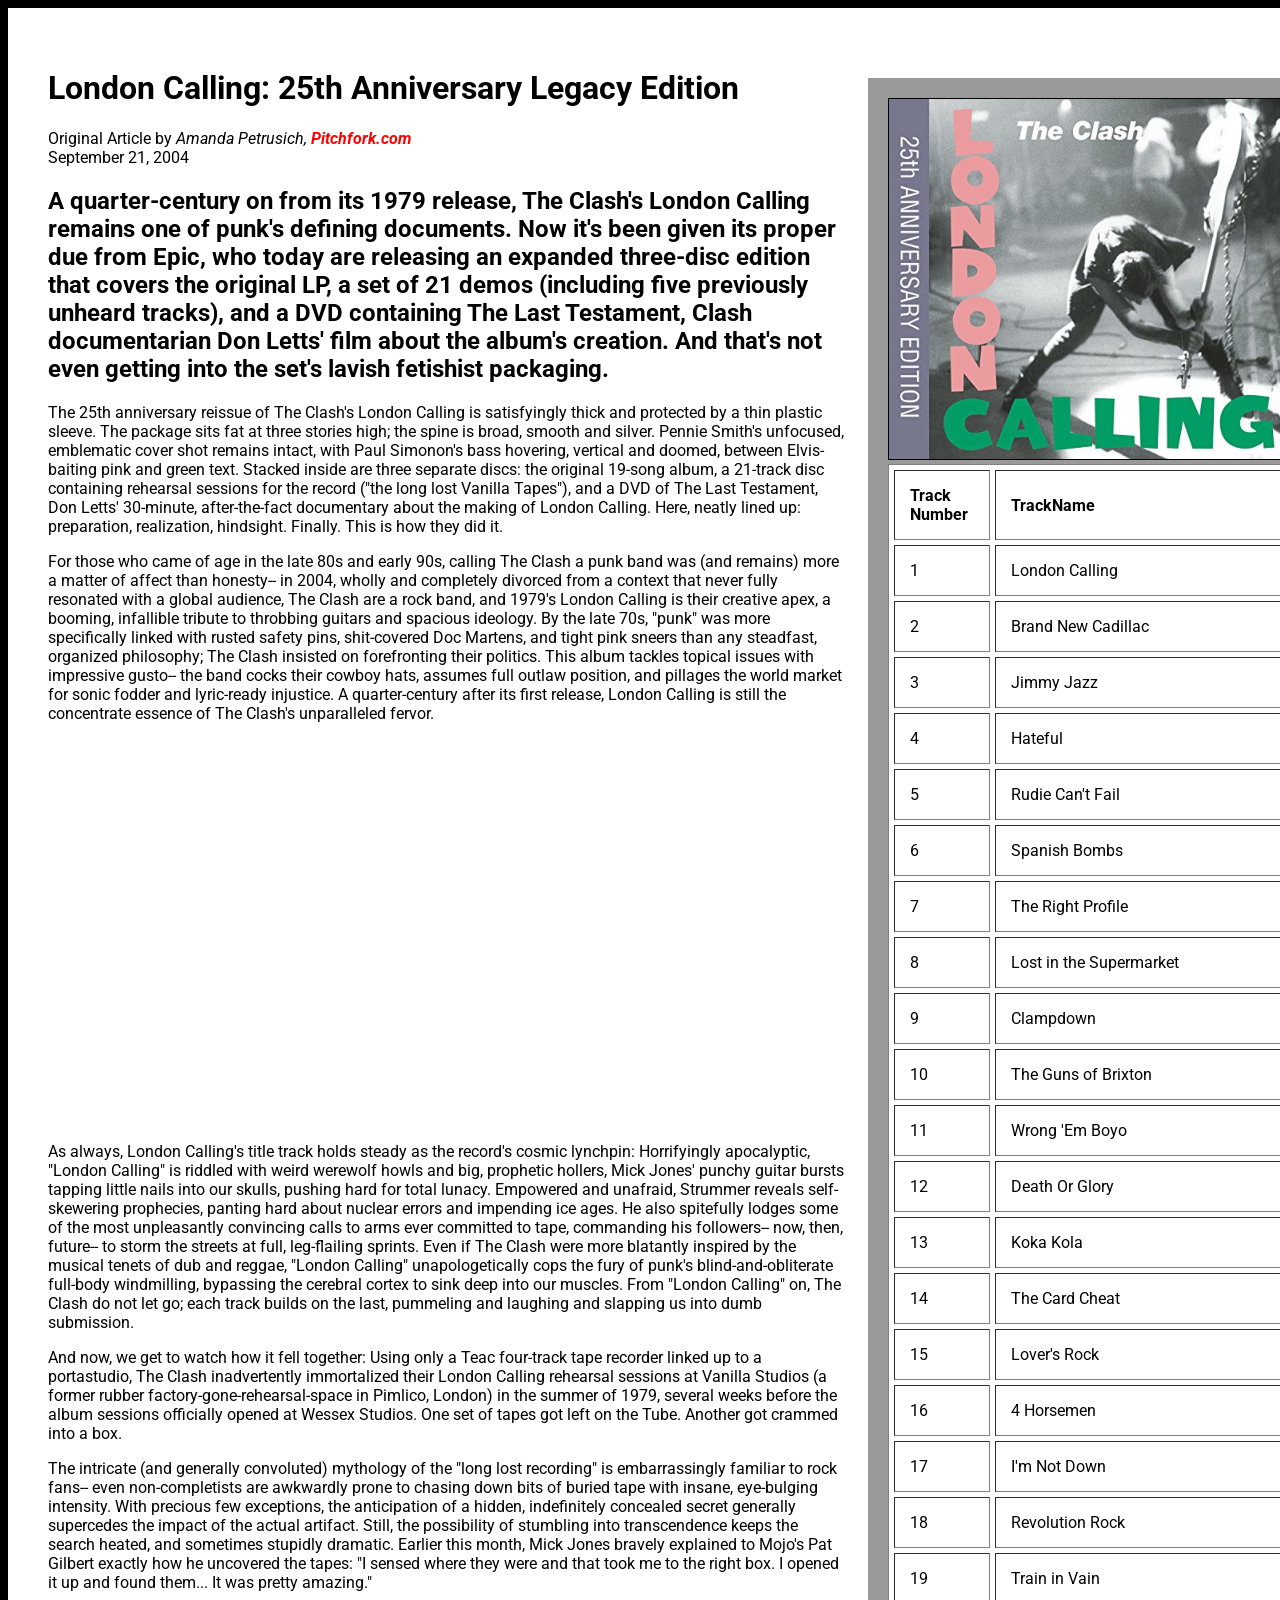
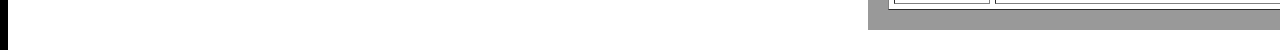
<file: debug2/index.html>
<!doctype html>
<html lang="en">

<head>
<meta charset="utf-8">
<title>The Clash</title>

<link rel="preconnect" href="https://fonts.googleapis.com"> 
<link rel="preconnect" href="https://fonts.gstatic.com" crossorigin> 
<link href="https://fonts.googleapis.com/css2?family=Roboto:wght@300;700&display=swap" rel="stylesheet">

<style type="text/css">

body {
  font-family: 'Roboto', sans-serif;
  background-color: #000000;
}
a {
  color: #ff0000;
  text-decoration: none;
  font-weight: bold;
}
a:hover {color: 0071ce;}

</style>

</head>


<body>

<div style="width: 1300px; padding: 20px; float:left; background-color:#ffffff;">
<div style="width:800px; padding:20px; float:left;">
<h1>London Calling: 25th Anniversary Legacy Edition</h1>
<p>Original Article by <em>Amanda Petrusich, <a href="http://www.pitchfork.com" target="_blank">Pitchfork.com</a></em><br>
September 21, 2004</p>


<h2>A quarter-century on from its 1979 release, The Clash's London Calling remains one of punk's defining documents. Now it's been given its proper due from Epic, who today are releasing an expanded three-disc edition that covers the original LP, a set of 21 demos (including five previously unheard tracks), and a DVD containing The Last Testament, Clash documentarian Don Letts' film about the album's creation. And that's not even getting into the set's lavish fetishist packaging.</h2>

<p>The 25th anniversary reissue of The Clash's London Calling is satisfyingly thick and protected by a thin plastic sleeve. The package sits fat at three stories high; the spine is broad, smooth and silver. Pennie Smith's unfocused, emblematic cover shot remains intact, with Paul Simonon's bass hovering, vertical and doomed, between Elvis-baiting pink and green text. Stacked inside are three separate discs: the original 19-song album, a 21-track disc containing rehearsal sessions for the record ("the long lost Vanilla Tapes"), and a DVD of The Last Testament, Don Letts' 30-minute, after-the-fact documentary about the making of London Calling. Here, neatly lined up: preparation, realization, hindsight. Finally. This is how they did it.</p>


<p>For those who came of age in the late 80s and early 90s, calling The Clash a punk band was (and remains) more a matter of affect than honesty-- in 2004, wholly and completely divorced from a context that never fully resonated with a global audience, The Clash are a rock band, and 1979's London Calling is their creative apex, a booming, infallible tribute to throbbing guitars and spacious ideology. By the late 70s, "punk" was more specifically linked with rusted safety pins, shit-covered Doc Martens, and tight pink sneers than any steadfast, organized philosophy; The Clash insisted on forefronting their politics. This album tackles topical issues with impressive gusto-- the band cocks their cowboy hats, assumes full outlaw position, and pillages the world market for sonic fodder and lyric-ready injustice. A quarter-century after its first release, London Calling is still the concentrate essence of The Clash's unparalleled fervor.</p>



<div align="center" style="margin: 50px 50px 50px 50px"><iframe width="560" height="315" src="https://www.youtube.com/embed/EfK-WX2pa8c" frameborder="0" allow="accelerometer; autoplay; encrypted-media; gyroscope; picture-in-picture" allowfullscreen></iframe></div>

<p>As always, London Calling's title track holds steady as the record's cosmic lynchpin: Horrifyingly apocalyptic, "London Calling" is riddled with weird werewolf howls and big, prophetic hollers, Mick Jones' punchy guitar bursts tapping little nails into our skulls, pushing hard for total lunacy. Empowered and unafraid, Strummer reveals self-skewering prophecies, panting hard about nuclear errors and impending ice ages. He also spitefully lodges some of the most unpleasantly convincing calls to arms ever committed to tape, commanding his followers-- now, then, future-- to storm the streets at full, leg-flailing sprints. Even if The Clash were more blatantly inspired by the musical tenets of dub and reggae, "London Calling" unapologetically cops the fury of punk's blind-and-obliterate full-body windmilling, bypassing the cerebral cortex to sink deep into our muscles. From "London Calling" on, The Clash do not let go; each track builds on the last, pummeling and laughing and slapping us into dumb submission.</p>




<p>And now, we get to watch how it fell together: Using only a Teac four-track tape recorder linked up to a portastudio, The Clash inadvertently immortalized their London Calling rehearsal sessions at Vanilla Studios (a former rubber factory-gone-rehearsal-space in Pimlico, London) in the summer of 1979, several weeks before the album sessions officially opened at Wessex Studios. One set of tapes got left on the Tube. Another got crammed into a box.</p>


<p>The intricate (and generally convoluted) mythology of the "long lost recording" is embarrassingly familiar to rock fans-- even non-completists are awkwardly prone to chasing down bits of buried tape with insane, eye-bulging intensity. With precious few exceptions, the anticipation of a hidden, indefinitely concealed secret generally supercedes the impact of the actual artifact. Still, the possibility of stumbling into transcendence keeps the search heated, and sometimes stupidly dramatic. Earlier this month, Mick Jones bravely explained to Mojo's Pat Gilbert exactly how he uncovered the tapes: "I sensed where they were and that took me to the right box. I opened it up and found them... It was pretty amazing."</p>

</div>

<div style="width:400px; padding:20px; float: left; background-color:#999; margin-top:50px;">

<img src="photos/theClash.jpg" alt="The Clash: London Calling" title="The Clash: London Calling" style="border:solid 1px black; width:100%;">

<table width="100%" border="1" cellspacing="5" cellpadding="15" style="background-color:#ffffff;">
<tr>
<td width="25%">
<strong>Track Number</strong>
</td>
<td width="75%">
<strong>TrackName</strong>
</td>
</tr>
<tr>
<td>1</td>
<td>London Calling</td>
</tr>
<tr>
<td>2</td>
<td>Brand New Cadillac</td>
</tr>
<tr>
<td>3</td>
<td>Jimmy Jazz</td>
</tr>
<tr>
<td>4</td>
<td>Hateful</td>
</tr>
<tr>
<td>5</td>
<td>Rudie Can't Fail</td>
</tr>
<tr>
<td>6</td>
<td>Spanish Bombs</td>
</tr>
<tr>
<td>7</td>
<td>The Right Profile</td>
</tr>
<tr>
<td>8</td>
<td>Lost in the Supermarket</td>
</tr>
<tr>
<td>9</td>
<td>Clampdown</td>
</tr>
<tr>
<td>10</td>
<td>The Guns of Brixton</td>
</tr>
<tr>
<td>11</td>
<td>Wrong 'Em Boyo</td>
</tr>
<tr>
<td>12</td>
<td>Death Or Glory</td>
</tr>
<tr>
<td>13</td>
<td>Koka Kola</td>
</tr>
<tr>
<td>14</td>
<td>The Card Cheat</td>
</tr>
<tr>
<td>15</td>
<td>Lover's Rock</td>
</tr>
<tr>
<td>16</td>
<td>4 Horsemen</td>
</tr>
<tr>
<td>17</td>
<td>I'm Not Down</td>
</tr>
<tr>
<td>18</td>
<td>Revolution Rock</td>
</tr>
<tr>
<td>19</td>
<td>Train in Vain</td>
</tr>
</table>

</div>




</body>
</html>
</file>
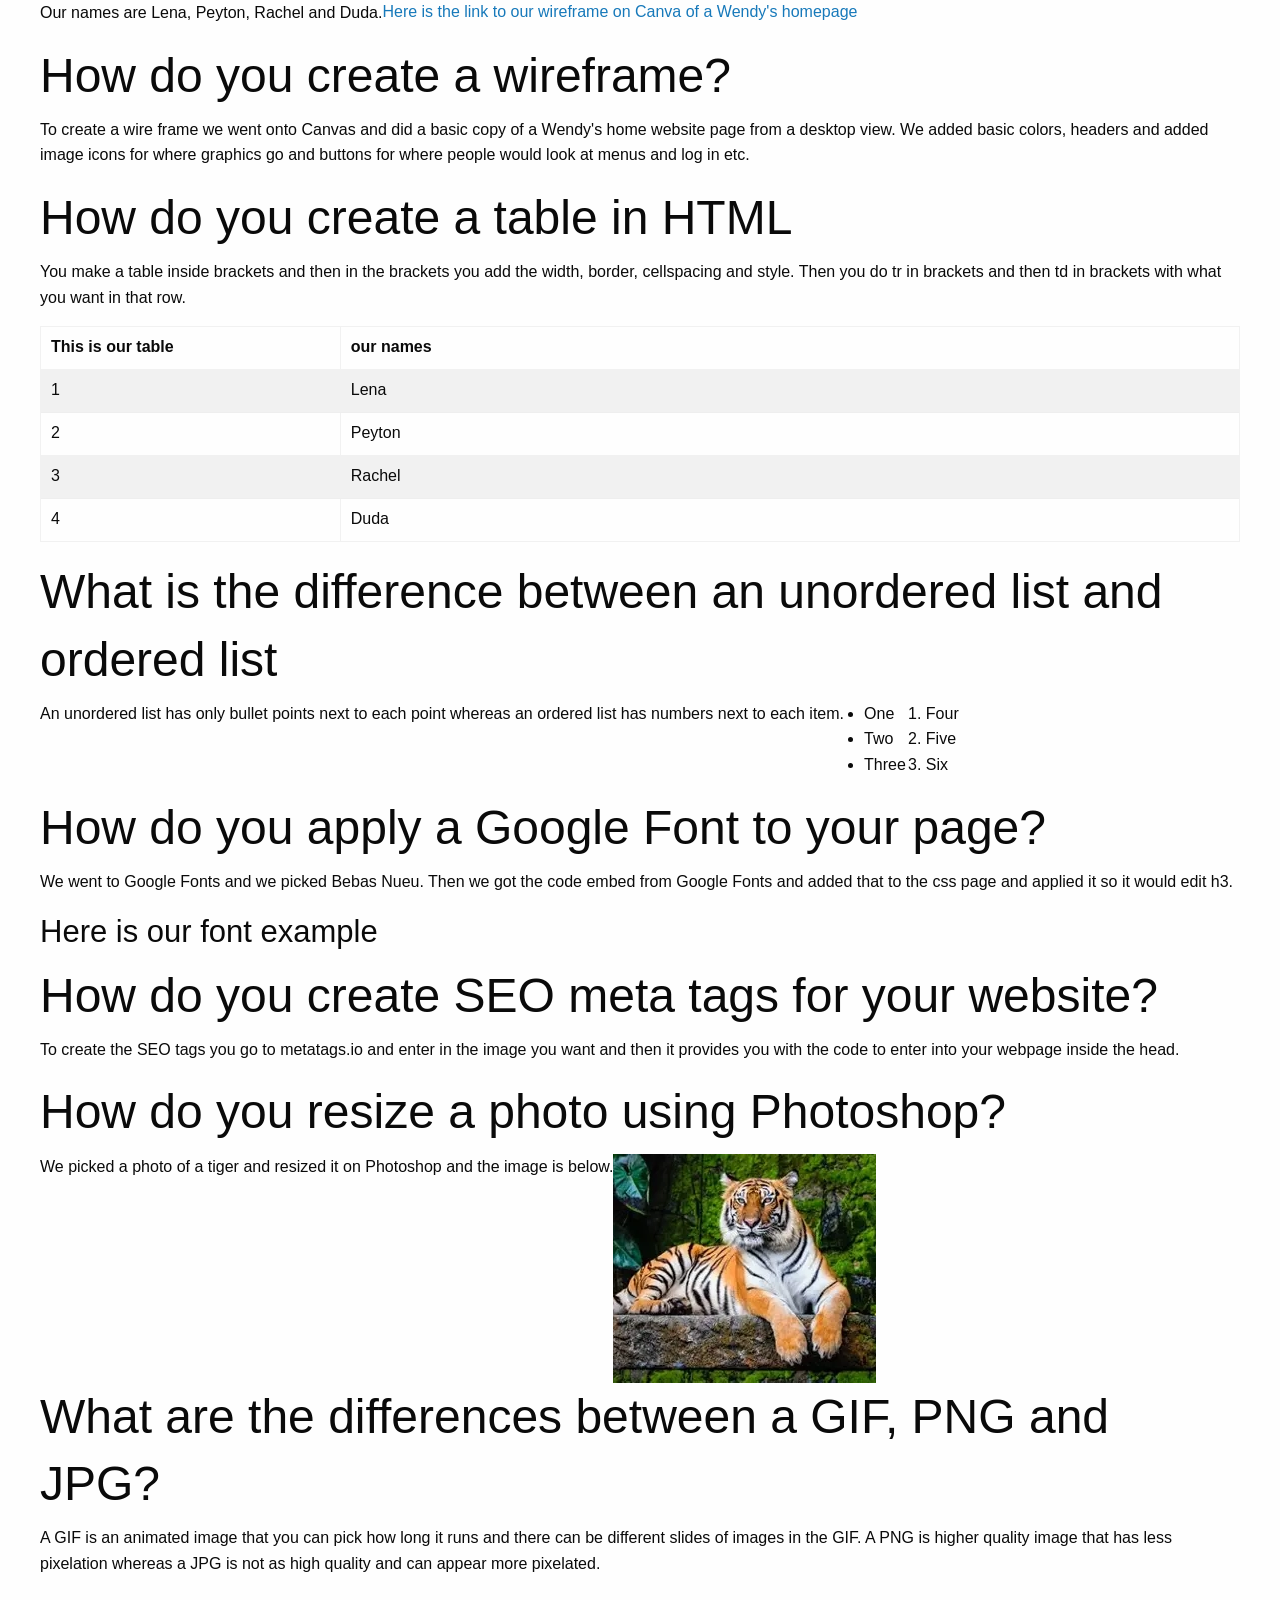
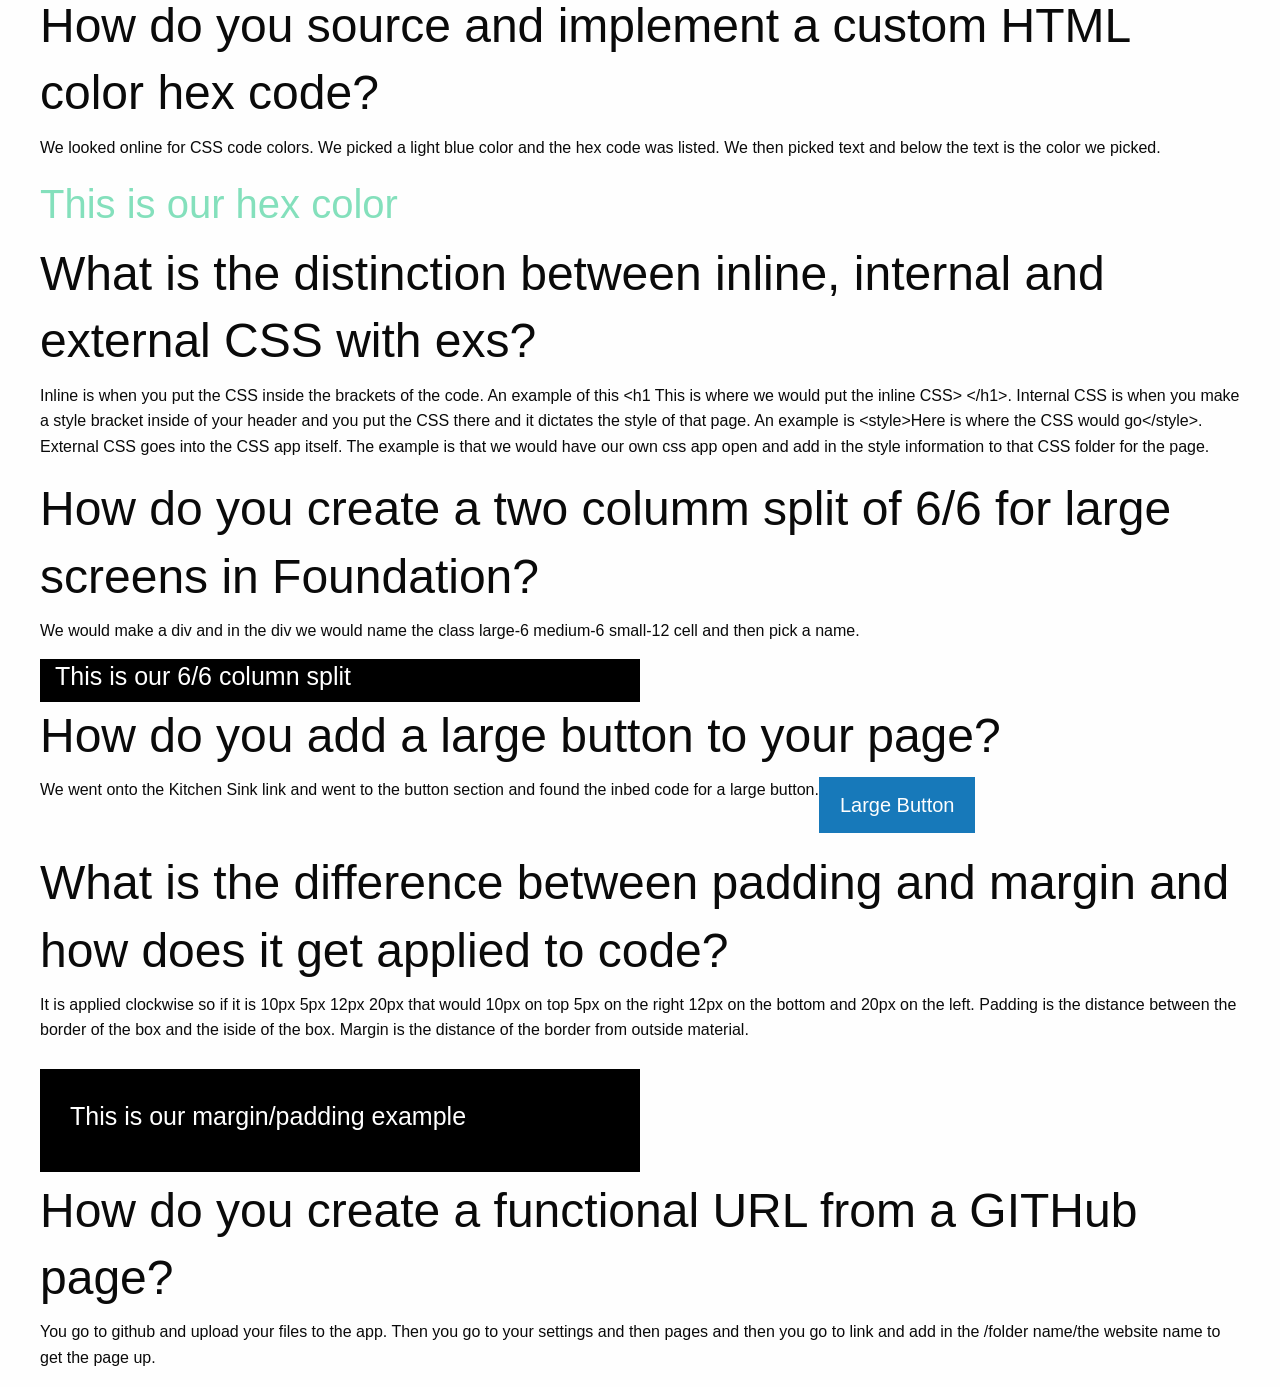
<file: doyouknow/index.html>
<!doctype html>
<html class="no-js" lang="en" dir="ltr">
<head>
<!-- Primary Meta Tags -->
<meta name="title" content="Do You Know />
<meta name="description" content="This is our description of how to do certain things " />

<!-- Open Graph / Facebook -->
<meta property="og:type" content="website" />
<meta property="og:url" content="https://metatags.io/" />
<meta property="og:title" content="Do You Know" />
<meta property="og:description" content="This is our description of how to do the work" />
<meta property="og:image" content="https://llajoy-ai.github.io/J352Fall2026/doyouknow/images/tiger.webp">

<!-- X (Twitter) -->
<meta property="twitter:card" content="summary_large_image" />
<meta property="twitter:url" content="https://metatags.io/" />
<meta property="twitter:title" content="Panda Image" />
<meta property="twitter:description" content="This is our descriptions of how to do things " />
<meta property="twitter:image" content="https://llajoy-ai.github.io/J352Fall2026/doyouknow/images/tiger.webp" />

<!-- Meta Tags Generated with https://metatags.io -->
<title>Do You Know</title>
<link rel="stylesheet" href="css/foundation.css">
<link rel="stylesheet" href="css/doyouknowapp.css">
</head>
<body>

<div class="grid-container">
<div class="grid-x grid-padding-x grid-padding-y"> 


<p>Our names are Lena, Peyton, Rachel and Duda.</p><br>

<a href="https://www.canva.com/design/DAHWUu4hjwY/6U_44Gktvl7T08G5PefeOw/edit" target="_blank"> Here is the link to our wireframe on Canva of a Wendy's homepage</a>

<h1>How do you create a wireframe?</h1>
<p>To create a wire frame we went onto Canvas and did a basic copy of a Wendy's home website page from a desktop view. We added basic colors, headers and added image icons for where graphics go and buttons for where people would look at menus and log in etc.</p>

<h1>How do you create a table in HTML</h1>
<p>You make a table inside brackets and then in the brackets you add the width, border, cellspacing and style. Then you do tr in brackets and then td in brackets with what you want in that row. </p>

<table width="100%" border="1" cellspacing="5" cellpadding="15" style="background-color:#ffffff;">
<tr>
<td width="25%">
<strong>This is our table</strong>
</td>
<td width="75%">
<strong>our names</strong>
</td>
</tr>
<tr>
<td>1</td>
<td>Lena</td>
</tr>
<tr>
<td>2</td>
<td>Peyton</td>
</tr>
<tr>
<td>3</td>
<td>Rachel</td>
</tr>
<tr>
<td>4</td>
<td>Duda</td>
</tr>
</table>

<h1>What is the difference between an unordered list and ordered list</h1>
<p>An unordered list has only bullet points next to each point whereas an ordered list has numbers next to each item.</p>
<ul>
    <li>One</li>
    <li>Two</li>
    <li>Three</li>
</ul>

<ol>
    <li>Four</li>
    <li>Five</li>
    <li>Six</li>
</ol>


<h1>How do you apply a Google Font to your page?</h1>
<p>We went to Google Fonts and we picked Bebas Nueu. Then we got the code embed from Google Fonts and added that to the css page and applied it so it would edit h3. </p>

<h3>Here is our font example</h3>

<h1>How do you create SEO meta tags for your website?</h1>
<p>To create the SEO tags you go to metatags.io and enter in the image you want and then it provides you with the code to enter into your webpage inside the head.</p>

<h1>How do you resize a photo using Photoshop?</h1>
<p>We picked a photo of a tiger and resized it on Photoshop and the image is below.</p>

<img src="images/tiger.webp" alt="Tiger Photo">

<h1>What are the differences between a GIF, PNG and JPG?</h1>
<p>A GIF is an animated image that you can pick how long it runs and there can be different slides of images in the GIF. A PNG is higher quality image that has less pixelation whereas a JPG is not as high quality and can appear more pixelated.</p>

<h1>How do you source and implement a custom HTML color hex code?</h1>
<p>We looked online for CSS code colors. We picked a light blue color and the hex code was listed. We then picked text and below the text is the color we picked.</p>
<h2>This is our hex color</h2>

<h1>What is the distinction between inline, internal and external CSS with exs? </h1>
<p>Inline is when you put the CSS inside the brackets of the code. An example of this &lt;h1 This is where we would put the inline CSS&gt; &lt;/h1&gt;. Internal CSS is when you make a style bracket inside of your header and you put the CSS there and it dictates the style of that page. An example is &lt;style&gt;Here is where the CSS would go&lt;/style&gt;. External CSS goes into the CSS app itself. The example is that we would have our own css app open and add in the style information to that CSS folder for the page.</p>

<h1>How do you create a two columm split of 6/6 for large screens in Foundation?</h1>
<p>We would make a div and in the div we would name the class large-6 medium-6 small-12 cell and then pick a name. </p>

<div class="grid-container">
<div class="grid-x grid-padding-x">

<div class="large-6 medium-6 small-12 cell box">
    <h4>This is our 6/6 column split</h4>
</div>

<h1>How do you add a large button to your page?</h1>
<p>We went onto the Kitchen Sink link and went to the button section and found the inbed code for a large button.</p>
<a href="#" class="button large">Large Button</a>


<h1>What is the difference between padding and margin and how does it get applied to code?</h1>
<p>It is applied clockwise so if it is 10px 5px 12px 20px that would 10px on top 5px on the right 12px on the bottom and 20px on the left. Padding is the distance between the border of the box and the iside of the box. Margin is the distance of the border from outside material.</p>

<div class="large-6 medium-6 small-12 class padmar">
    <h4>This is our margin/padding example</h4>
</div>

<h1>How do you create a functional URL from a GITHub page?</h1>
<p>You go to github and upload your files to the app. Then you go to your settings and then pages and then you go to link and add in the /folder name/the website name to get the page up.</p>

</div>
</div>





<script src="js/vendor/jquery.js"></script>
<script src="js/vendor/what-input.js"></script>
<script src="js/vendor/foundation.js"></script>
<script src="js/app.js"></script>
</body>
</html>
</file>
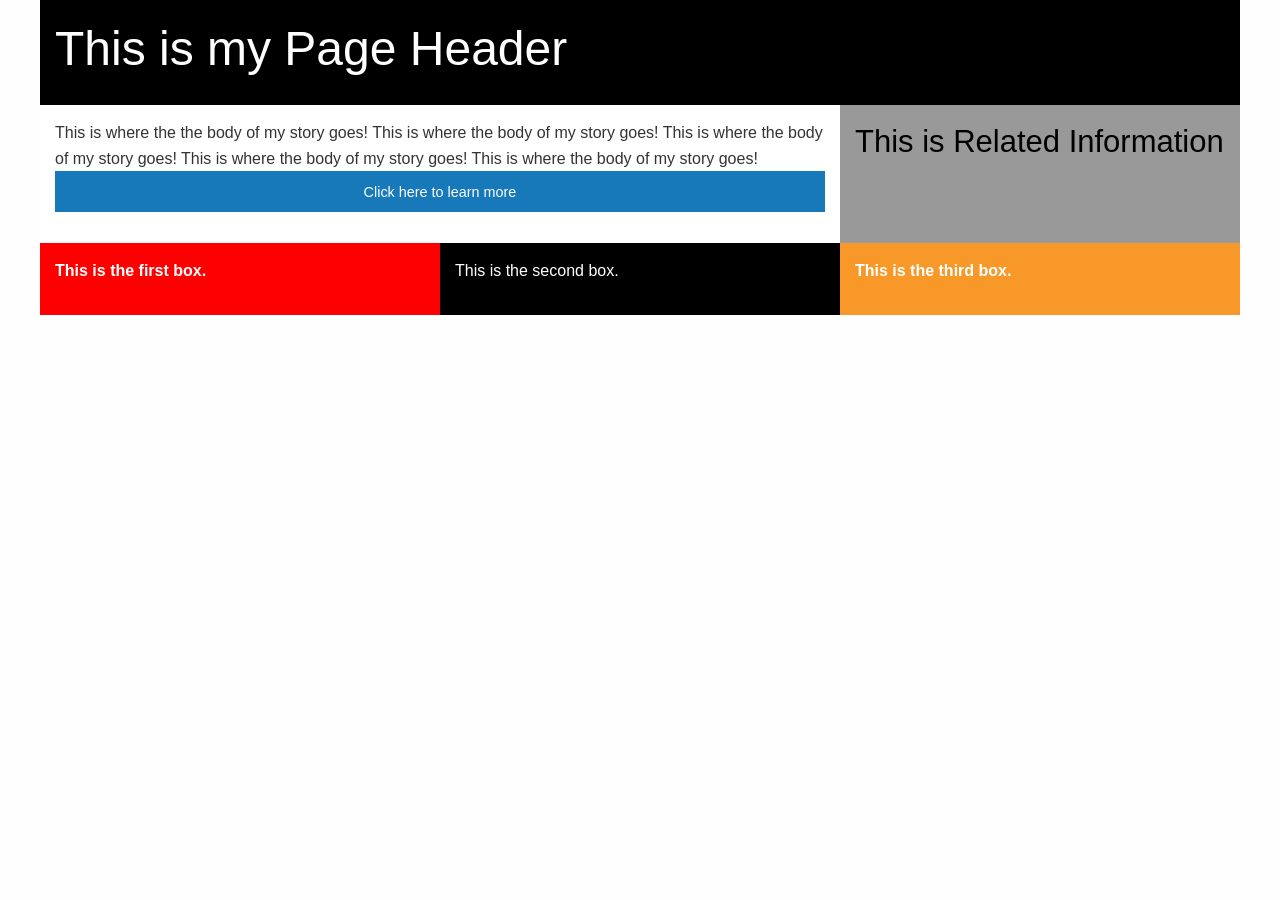
<file: Foundation_v1/index.html>
<!doctype html>
<html class="no-js" lang="en" dir="ltr">
<head>
<meta charset="utf-8">
<meta http-equiv="x-ua-compatible" content="ie=edge">
<meta name="viewport" content="width=device-width, initial-scale=1.0">
<title>Foundation for Sites</title>
<link rel="stylesheet" href="css/foundation.css">
<link rel="stylesheet" href="css/app.css">
</head>
<body>

<div class="grid-container">
<div class="grid-x grid-padding-x grid-padding-y"> 

<!--This is my 12-column header-->
<div class="large-12 medium-12 small-12 cell pageHeader">
<h1> This is my Page Header</h1>
</div>

<!--This is a 6x6 split row-->
<div class="large-8 medium-8 small-12 cell leftBox">
<p> This is where the the body of my story goes! This is where the body of my story goes! This is where the body of my story goes! This is where the body of my story goes! This is where the body of my story goes! 

<a href="https://www.umd.edu" target="_blank" class="button expanded"> Click here to learn more</a></p>
</div>

<div class="large-4 medium-4 small-12 cell rightBox">
<h3> This is Related Information</h3> 
</div>

<div class="large-4 medium-4 small-12 cell box1">
<p> This is the first box.</p>
</div>

<div class="large-4 medium-4 small-12 cell box2">
<p> This is the second box.</p>
</div>

<div class="large-4 medium-4 small-12 cell box3">
<p> This is the third box.</p>
</div>



</div>
</div>





<script src="js/vendor/jquery.js"></script>
<script src="js/vendor/what-input.js"></script>
<script src="js/vendor/foundation.js"></script>
<script src="js/app.js"></script>
</body>
</html>
</file>
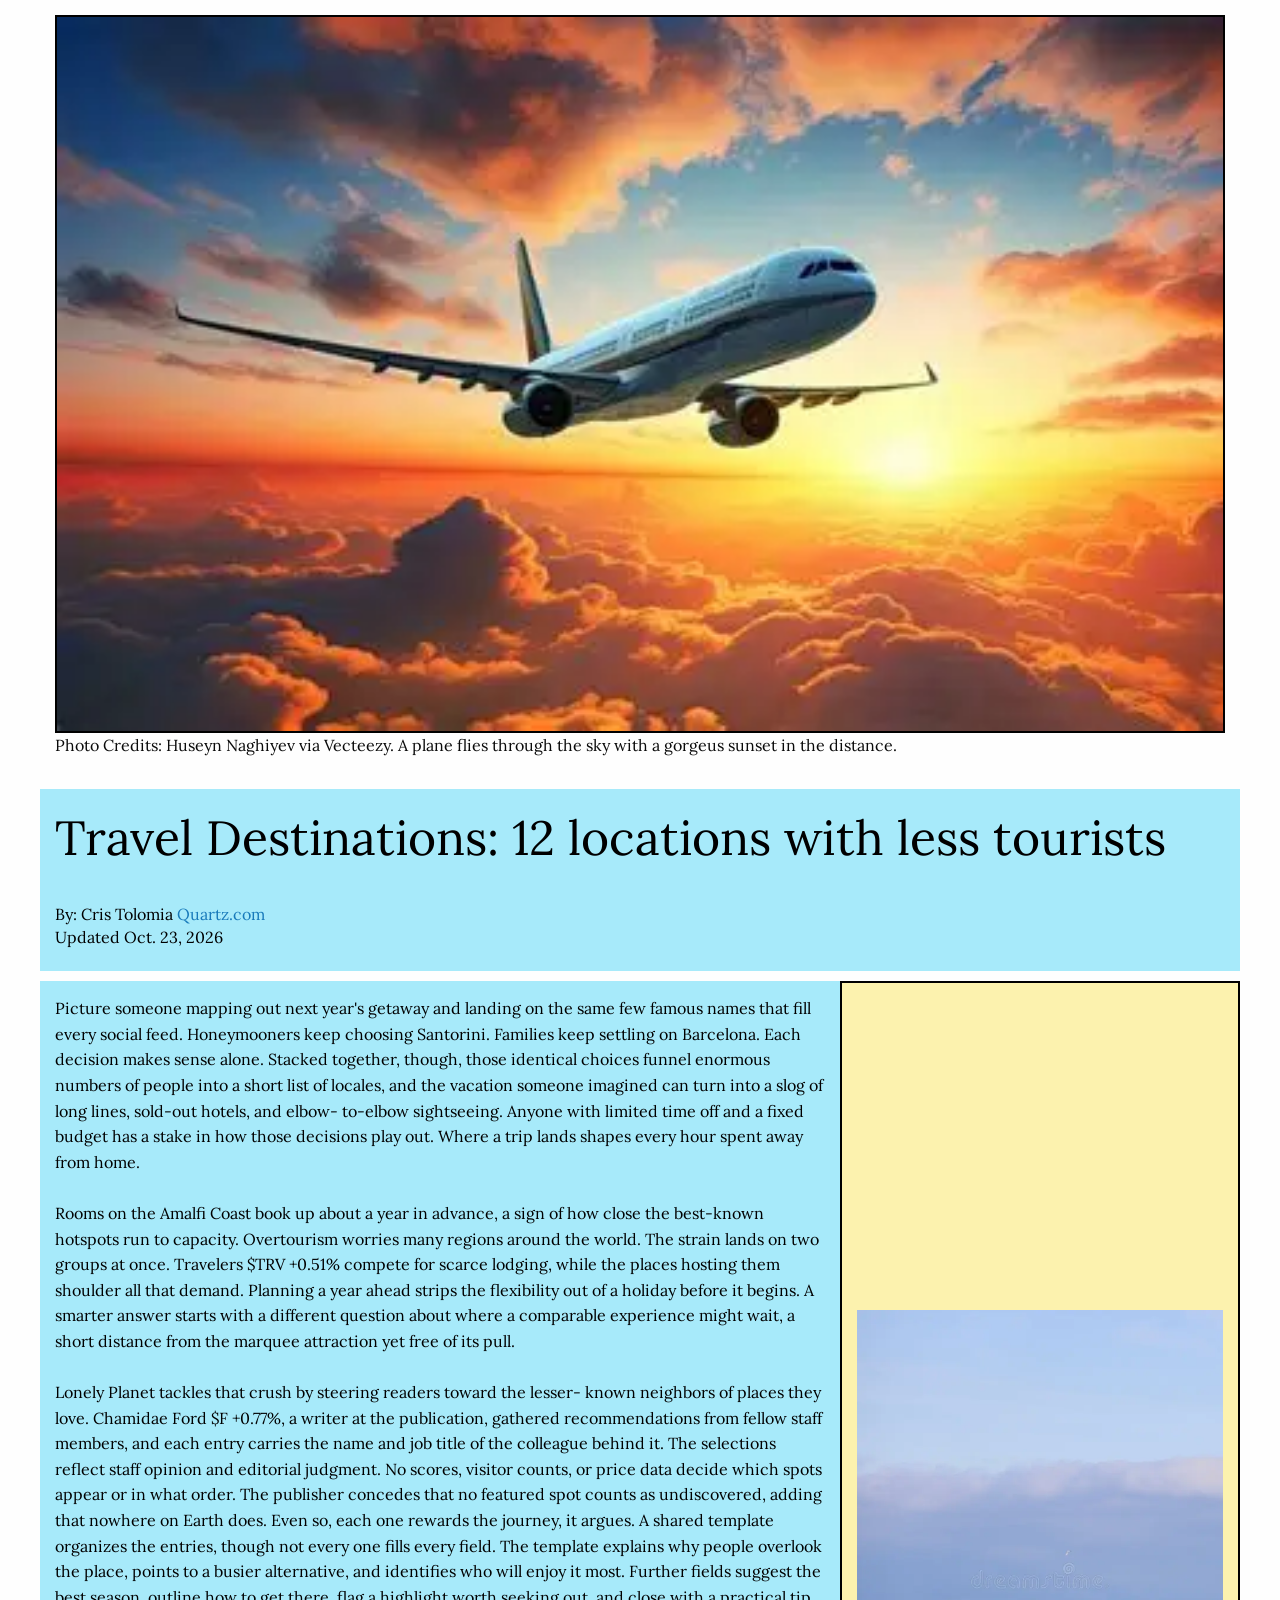
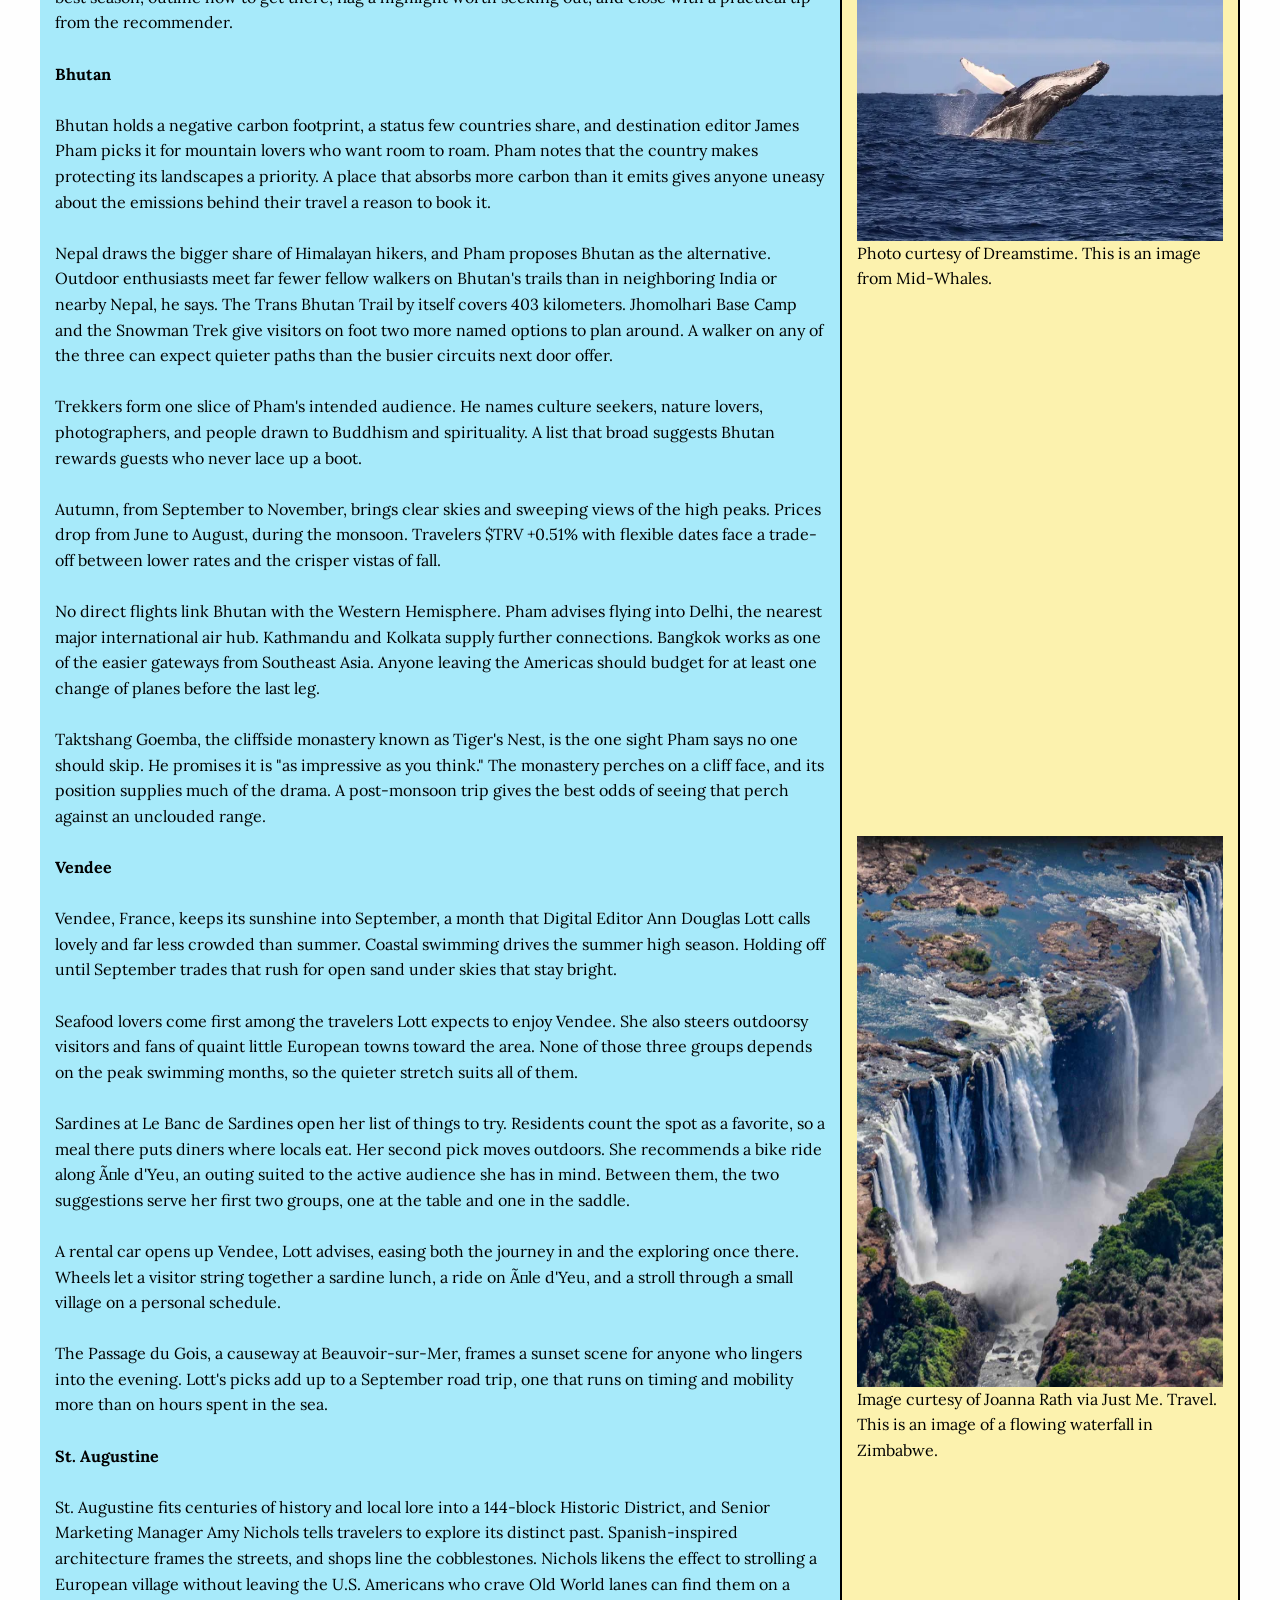
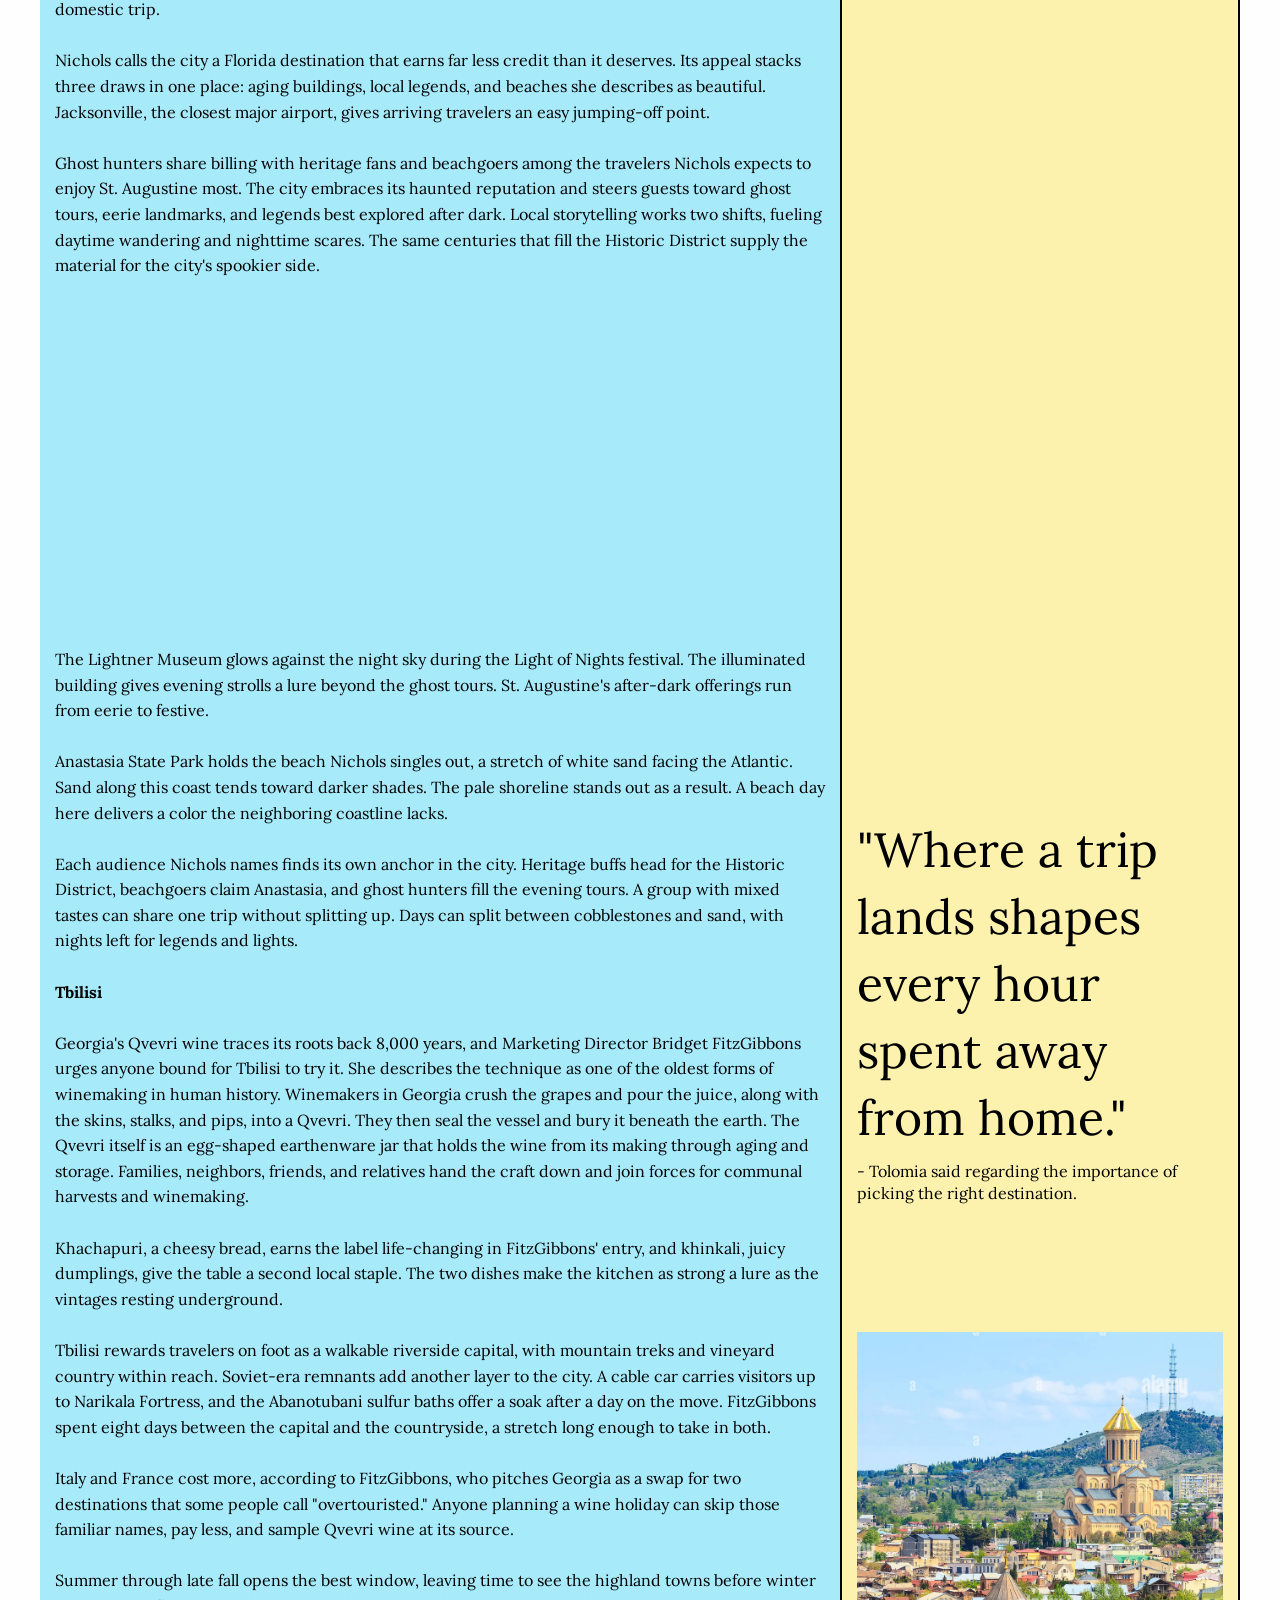
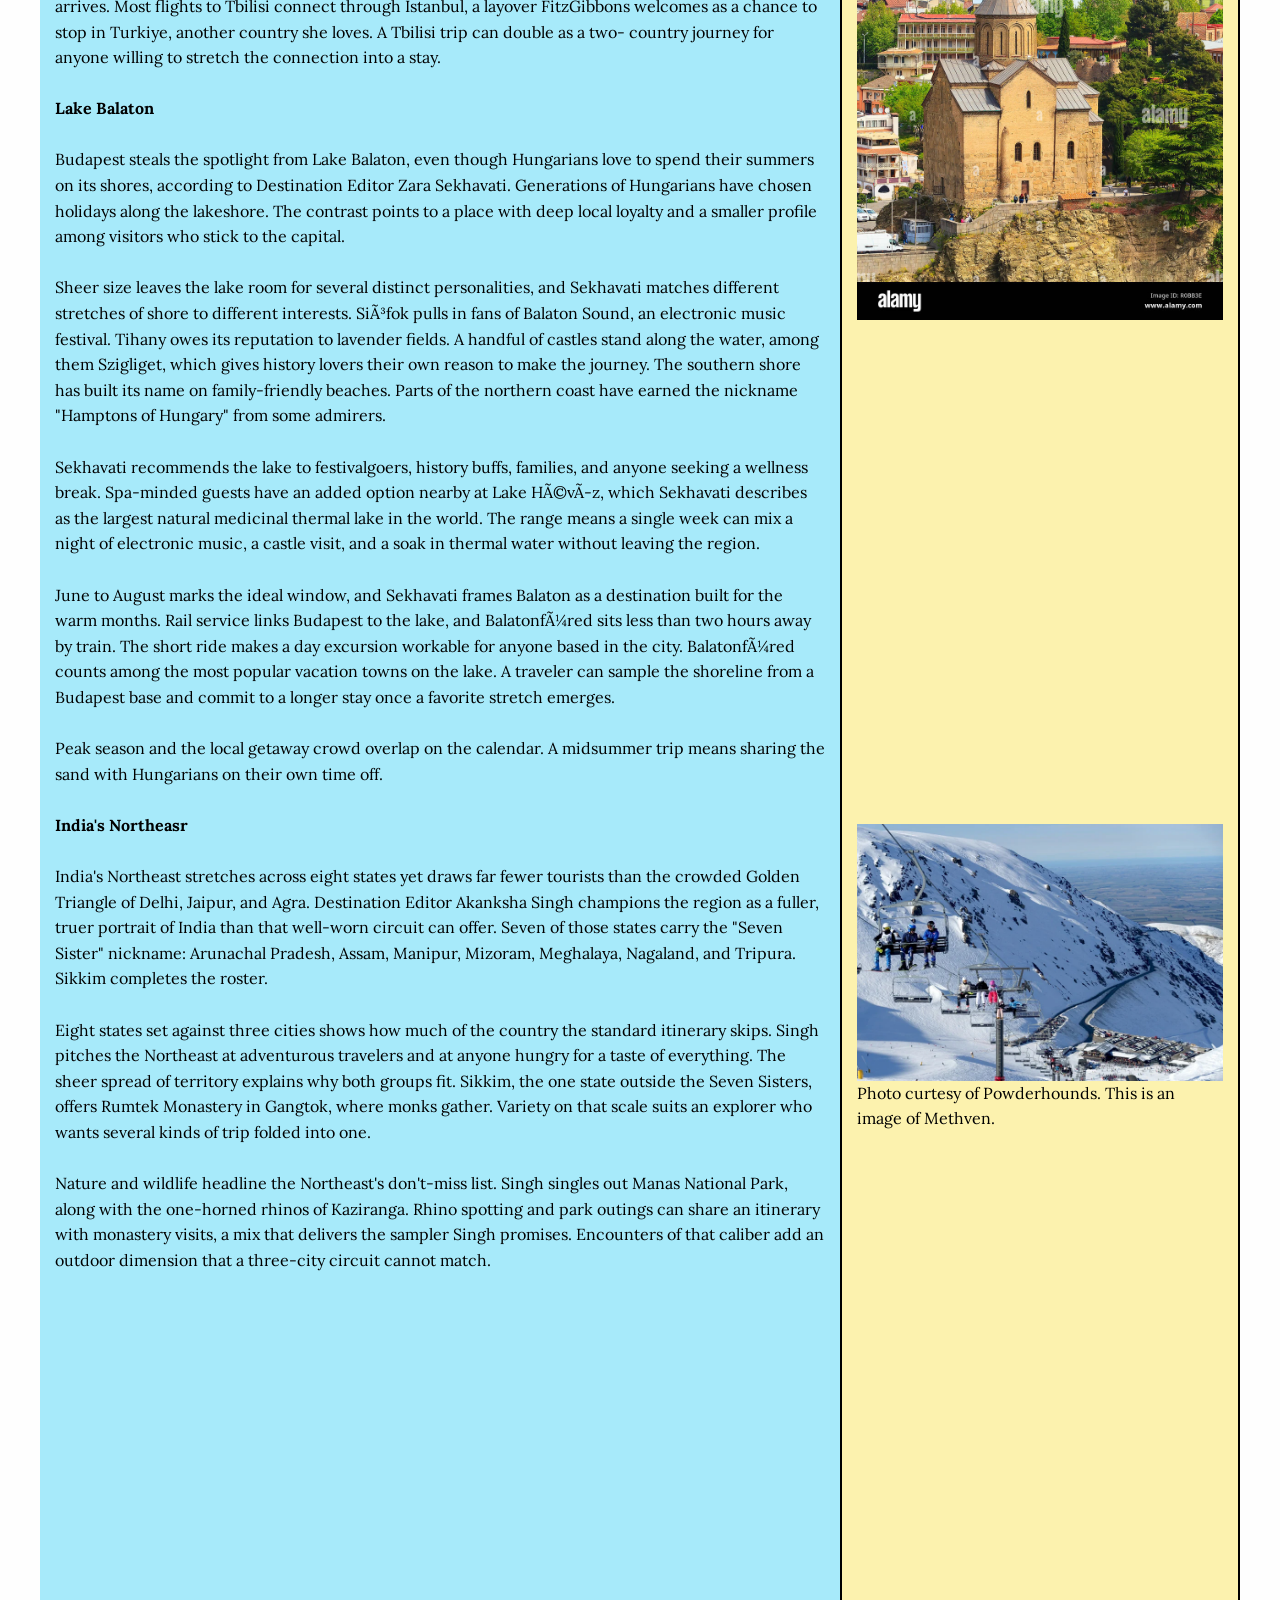
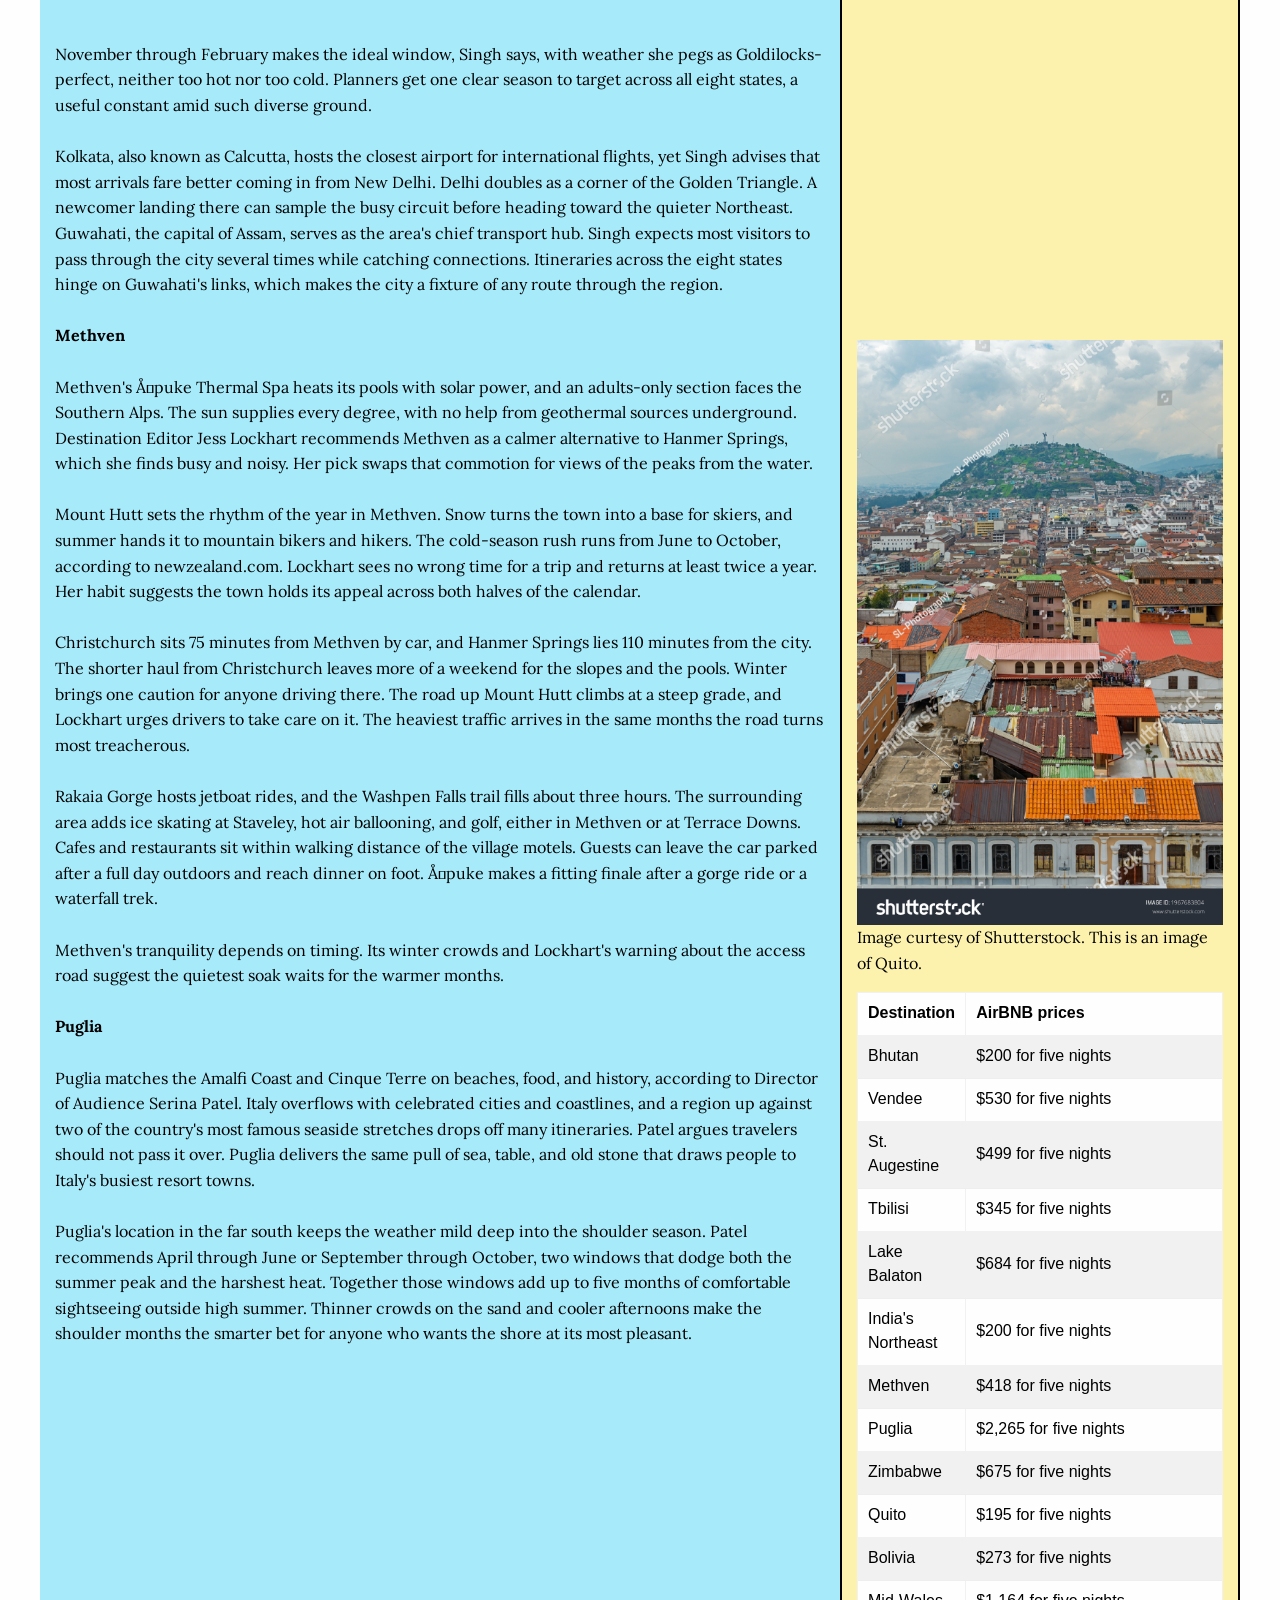
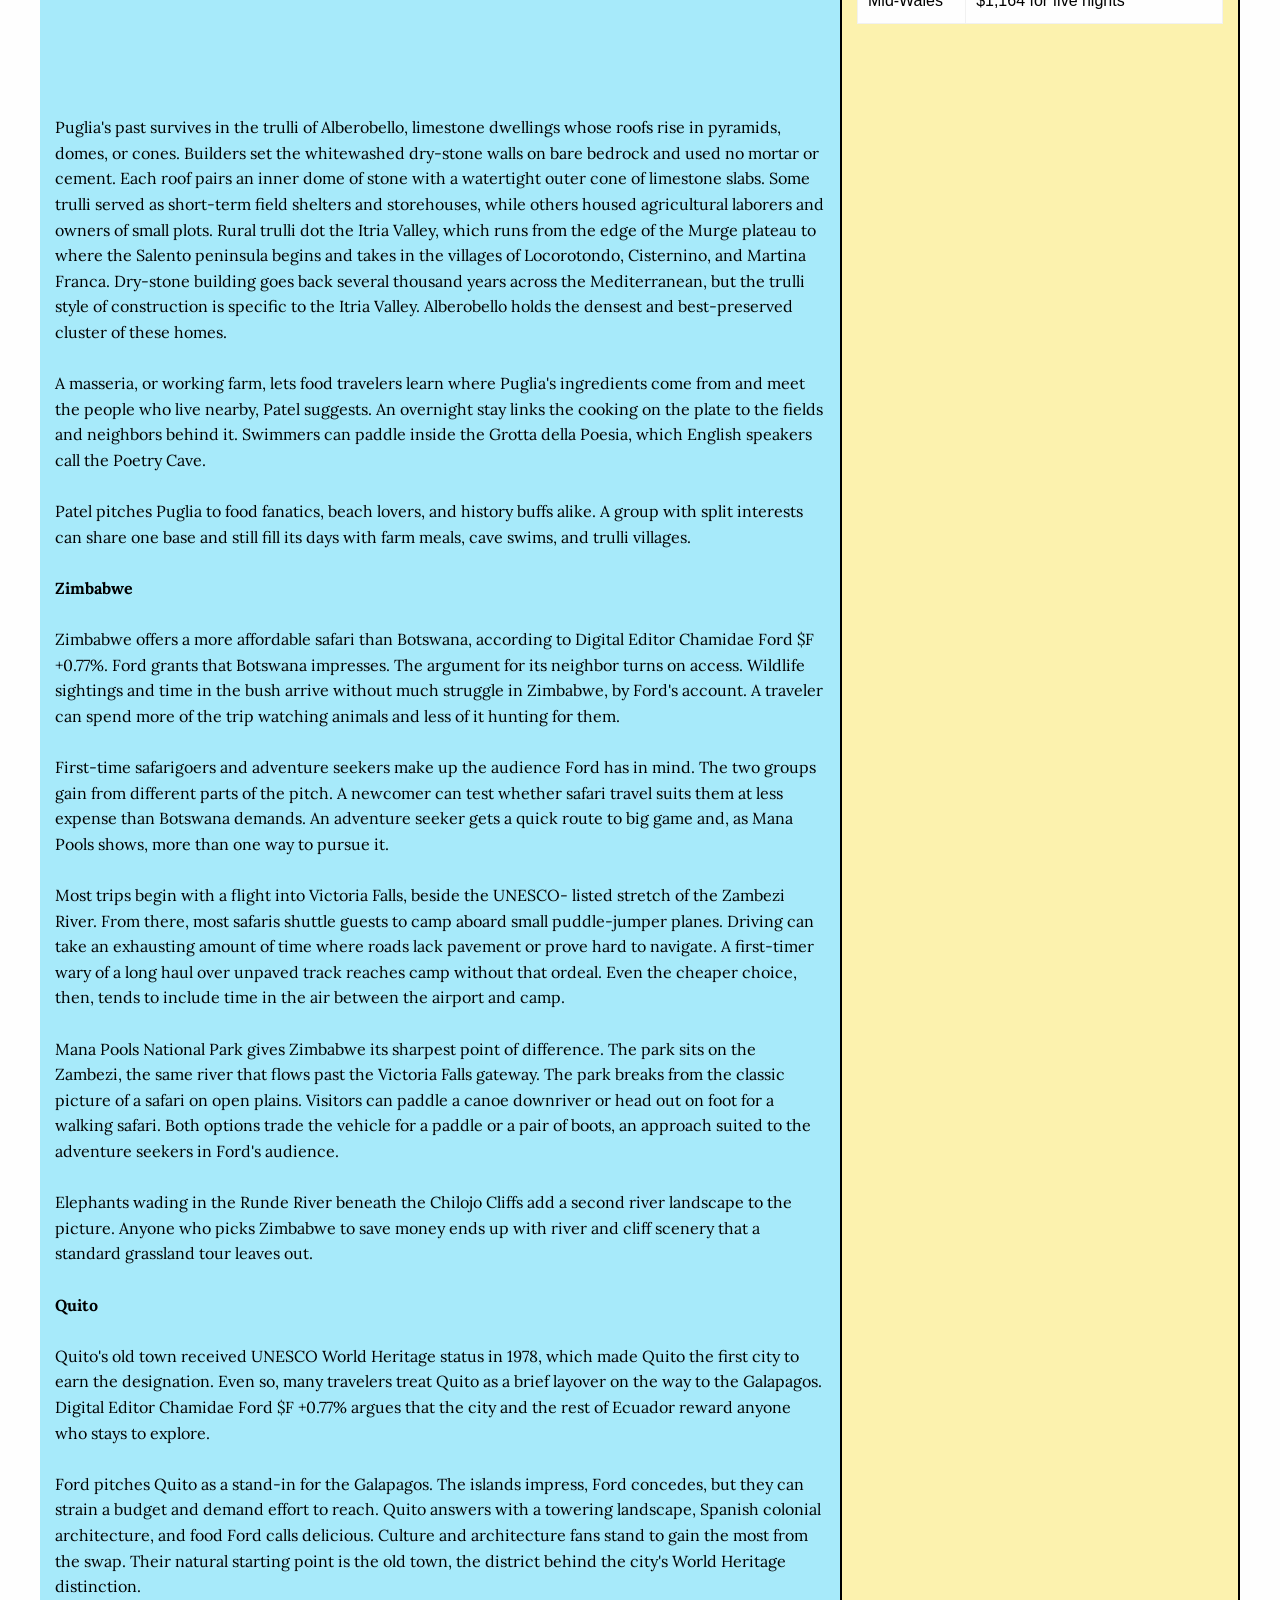
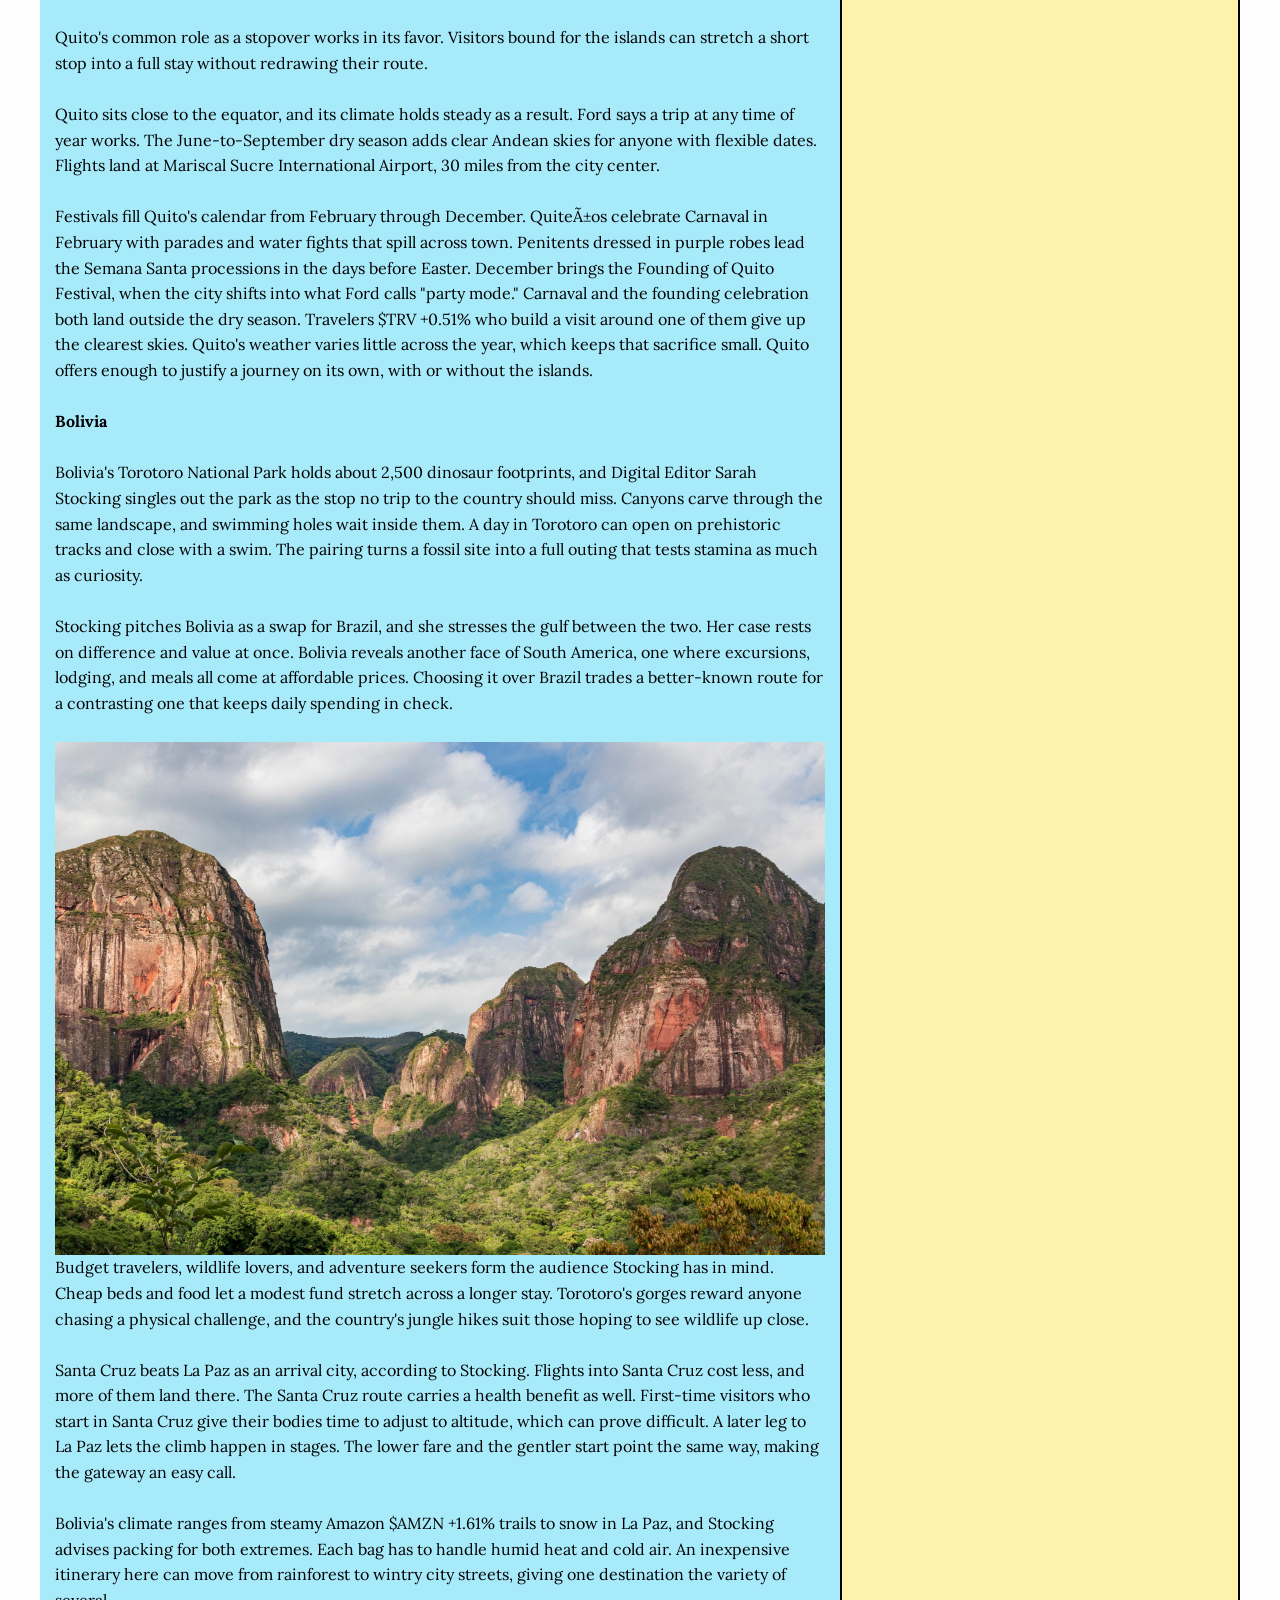
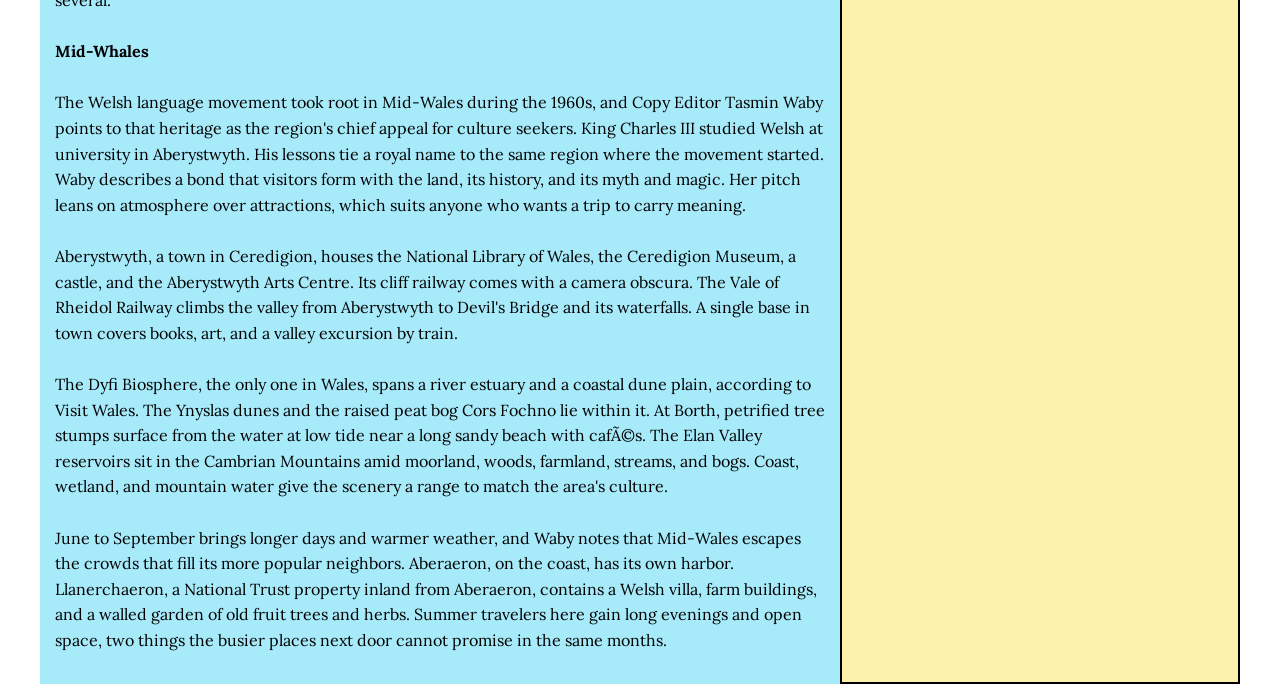
<file: Midterm/index.html>
<!doctype html>
<html class="no-js" lang="en" dir="ltr">
<head>
<meta charset="utf-8">
<meta http-equiv="x-ua-compatible" content="ie=edge">
<meta name="viewport" content="width=device-width, initial-scale=1.0">
<!-- Primary Meta Tags -->
<title>Travel Destinations: 12 locations with less tourists</title>
<meta name="title" content="Travel Destinations: 12 locations with less tourists" />
<meta name="description" content="This is an article about less traveled destinations. " />

<!-- Open Graph / Facebook -->
<meta property="og:type" content="website" />
<meta property="og:url" content="https://metatags.io/" />
<meta property="og:title" content="Travel Destinations: 12 locations with less tourists" />
<meta property="og:description" content="This is an article about less traveled destinations. " />
<meta property="og:image" content="https://metatags.io/images/meta-tags.png" />

<!-- X (Twitter) -->
<meta property="twitter:card" content="summary_large_image" />
<meta property="twitter:url" content="https://metatags.io/" />
<meta property="twitter:title" content="Travel Destinations: 12 locations with less tourists" />
<meta property="twitter:description" content="This is an article about less traveled destinations. " />
<meta property="twitter:image" content="https://metatags.io/images/meta-tags.png" />

<title>Travel Destinations</title>
<link rel="stylesheet" href="css/foundation.css">
<link rel="stylesheet" href="css/midtermcss.css">
<link rel="preconnect" href="https://fonts.googleapis.com">
<link rel="preconnect" href="https://fonts.gstatic.com" crossorigin>
<link href="https://fonts.googleapis.com/css2?family=Bebas+Neue&family=Lora:ital,wght@0,400..700;1,400..700&family=Merriweather:ital,opsz,wght@0,18..144,300..900;1,18..144,300..900&family=Schibsted+Grotesk:ital,wght@0,400..900;1,400..900&display=swap" rel="stylesheet">
</head>
<body>

<div class="grid-container">
<div class="grid-x grid-padding-x grid-padding-y"> 
   
<div class="large-12 medium-12 small-12 cell planePic">
    <img src="images/plane.webp"> <br><p>Photo Credits: Huseyn Naghiyev via Vecteezy. A plane flies through the sky with a gorgeus sunset in the distance. </p>
</div>

<div class="large-12 medium-12 small-12 cell header">
    <h1>Travel Destinations: 12 locations with less tourists</h1> <br>
    <h6>By: Cris Tolomia <a href="https://qz.com/underrated-travel-destinations-2027-lonely-planet#12-underrated-destinations-for-2027-from-bhutan-to-mid-wales-per-lonely-planet" target="_blank"> Quartz.com</a> <br> Updated Oct. 23, 2026</h6>
</div>

<div class="large-8 medium-8 small-12 cell text">
    <p>Picture someone mapping out next year's getaway and landing on the same
few famous names that fill every social feed. Honeymooners keep choosing
Santorini. Families keep settling on Barcelona. Each decision makes sense
alone. Stacked together, though, those identical choices funnel enormous
numbers of people into a short list of locales, and the vacation someone
imagined can turn into a slog of long lines, sold-out hotels, and elbow-
to-elbow sightseeing. Anyone with limited time off and a fixed budget has
a stake in how those decisions play out. Where a trip lands shapes every
hour spent away from home.<br><br>

Rooms on the Amalfi Coast book up about a year in advance, a sign of how
close the best-known hotspots run to capacity. Overtourism worries many
regions around the world. The strain lands on two groups at once.
Travelers $TRV +0.51% compete for scarce lodging, while the places hosting
them shoulder all that demand. Planning a year ahead strips the
flexibility out of a holiday before it begins. A smarter answer starts
with a different question about where a comparable experience might wait,
a short distance from the marquee attraction yet free of its pull.<br><br>

Lonely Planet tackles that crush by steering readers toward the lesser-
known neighbors of places they love. Chamidae Ford $F +0.77%, a writer at
the publication, gathered recommendations from fellow staff members, and
each entry carries the name and job title of the colleague behind it. The
selections reflect staff opinion and editorial judgment. No scores,
visitor counts, or price data decide which spots appear or in what order.
The publisher concedes that no featured spot counts as undiscovered,
adding that nowhere on Earth does. Even so, each one rewards the journey,
it argues. A shared template organizes the entries, though not every one
fills every field. The template explains why people overlook the place,
points to a busier alternative, and identifies who will enjoy it most.
Further fields suggest the best season, outline how to get there, flag a
highlight worth seeking out, and close with a practical tip from the
recommender.<br><br>

<strong>Bhutan</strong><br><br>

Bhutan holds a negative carbon footprint, a status few countries share,
and destination editor James Pham picks it for mountain lovers who want
room to roam. Pham notes that the country makes protecting its landscapes
a priority. A place that absorbs more carbon than it emits gives anyone
uneasy about the emissions behind their travel a reason to book it.<br><br>

Nepal draws the bigger share of Himalayan hikers, and Pham proposes Bhutan
as the alternative. Outdoor enthusiasts meet far fewer fellow walkers on
Bhutan's trails than in neighboring India or nearby Nepal, he says. The
Trans Bhutan Trail by itself covers 403 kilometers. Jhomolhari Base Camp
and the Snowman Trek give visitors on foot two more named options to plan
around. A walker on any of the three can expect quieter paths than the
busier circuits next door offer.<br><br>

Trekkers form one slice of Pham's intended audience. He names culture
seekers, nature lovers, photographers, and people drawn to Buddhism and
spirituality. A list that broad suggests Bhutan rewards guests who never
lace up a boot.<br><br>

Autumn, from September to November, brings clear skies and sweeping views
of the high peaks. Prices drop from June to August, during the monsoon.
Travelers $TRV +0.51% with flexible dates face a trade-off between lower
rates and the crisper vistas of fall.<br><br>

No direct flights link Bhutan with the Western Hemisphere. Pham advises
flying into Delhi, the nearest major international air hub. Kathmandu and
Kolkata supply further connections. Bangkok works as one of the easier
gateways from Southeast Asia. Anyone leaving the Americas should budget
for at least one change of planes before the last leg.<br><br>

Taktshang Goemba, the cliffside monastery known as Tiger's Nest, is the
one sight Pham says no one should skip. He promises it is "as impressive
as you think." The monastery perches on a cliff face, and its position
supplies much of the drama. A post-monsoon trip gives the best odds of
seeing that perch against an unclouded range. <br><br>

<strong>Vendee</strong><br><br>

Vendee, France, keeps its sunshine into September, a month that Digital
Editor Ann Douglas Lott calls lovely and far less crowded than summer.
Coastal swimming drives the summer high season. Holding off until
September trades that rush for open sand under skies that stay bright.<br><br>

Seafood lovers come first among the travelers Lott expects to enjoy
Vendee. She also steers outdoorsy visitors and fans of quaint little
European towns toward the area. None of those three groups depends on the
peak swimming months, so the quieter stretch suits all of them.<br><br>

Sardines at Le Banc de Sardines open her list of things to try. Residents
count the spot as a favorite, so a meal there puts diners where locals
eat. Her second pick moves outdoors. She recommends a bike ride along Ã￿le
d'Yeu, an outing suited to the active audience she has in mind. Between
them, the two suggestions serve her first two groups, one at the table and
one in the saddle.<br><br>

A rental car opens up Vendee, Lott advises, easing both the journey in
and the exploring once there. Wheels let a visitor string together a
sardine lunch, a ride on Ã￿le d'Yeu, and a stroll through a small village
on a personal schedule.<br><br>

The Passage du Gois, a causeway at Beauvoir-sur-Mer, frames a sunset scene
for anyone who lingers into the evening. Lott's picks add up to a
September road trip, one that runs on timing and mobility more than on
hours spent in the sea.<br><br>

<strong>St. Augustine</strong><br><br>

St. Augustine fits centuries of history and local lore into a 144-block
Historic District, and Senior Marketing Manager Amy Nichols tells
travelers to explore its distinct past. Spanish-inspired architecture
frames the streets, and shops line the cobblestones. Nichols likens the
effect to strolling a European village without leaving the U.S. Americans
who crave Old World lanes can find them on a domestic trip.<br><br>

Nichols calls the city a Florida destination that earns far less credit
than it deserves. Its appeal stacks three draws in one place: aging
buildings, local legends, and beaches she describes as beautiful.
Jacksonville, the closest major airport, gives arriving travelers an easy
jumping-off point.<br><br>

Ghost hunters share billing with heritage fans and beachgoers among the
travelers Nichols expects to enjoy St. Augustine most. The city embraces
its haunted reputation and steers guests toward ghost tours, eerie
landmarks, and legends best explored after dark. Local storytelling works
two shifts, fueling daytime wandering and nighttime scares. The same
centuries that fill the Historic District supply the material for the
city's spookier side.<br><br>

<iframe width="560" height="315" src="https://www.youtube.com/embed/2vbUdHfm6Kc?si=YLiC3XQkfdnvKTSp" title="YouTube video player" frameborder="0" allow="accelerometer; autoplay; clipboard-write; encrypted-media; gyroscope; picture-in-picture; web-share" referrerpolicy="strict-origin-when-cross-origin" allowfullscreen></iframe><br>

The Lightner Museum glows against the night sky during the Light of Nights
festival. The illuminated building gives evening strolls a lure beyond the
ghost tours. St. Augustine's after-dark offerings run from eerie to
festive.<br><br>

Anastasia State Park holds the beach Nichols singles out, a stretch of
white sand facing the Atlantic. Sand along this coast tends toward darker
shades. The pale shoreline stands out as a result. A beach day here
delivers a color the neighboring coastline lacks.<br><br>

Each audience Nichols names finds its own anchor in the city. Heritage
buffs head for the Historic District, beachgoers claim Anastasia, and
ghost hunters fill the evening tours. A group with mixed tastes can share
one trip without splitting up. Days can split between cobblestones and
sand, with nights left for legends and lights.<br><br>

<strong>Tbilisi</strong><br><br>

Georgia's Qvevri wine traces its roots back 8,000 years, and Marketing
Director Bridget FitzGibbons urges anyone bound for Tbilisi to try it. She
describes the technique as one of the oldest forms of winemaking in human
history. Winemakers in Georgia crush the grapes and pour the juice, along
with the skins, stalks, and pips, into a Qvevri. They then seal the vessel
and bury it beneath the earth. The Qvevri itself is an egg-shaped
earthenware jar that holds the wine from its making through aging and
storage. Families, neighbors, friends, and relatives hand the craft down
and join forces for communal harvests and winemaking.<br><br>

Khachapuri, a cheesy bread, earns the label life-changing in FitzGibbons'
entry, and khinkali, juicy dumplings, give the table a second local
staple. The two dishes make the kitchen as strong a lure as the vintages
resting underground.<br><br>

Tbilisi rewards travelers on foot as a walkable riverside capital, with
mountain treks and vineyard country within reach. Soviet-era remnants add
another layer to the city. A cable car carries visitors up to Narikala
Fortress, and the Abanotubani sulfur baths offer a soak after a day on the
move. FitzGibbons spent eight days between the capital and the
countryside, a stretch long enough to take in both.<br><br>

Italy and France cost more, according to FitzGibbons, who pitches Georgia
as a swap for two destinations that some people call "overtouristed."
Anyone planning a wine holiday can skip those familiar names, pay less,
and sample Qvevri wine at its source.<br><br>

Summer through late fall opens the best window, leaving time to see the
highland towns before winter arrives. Most flights to Tbilisi connect
through Istanbul, a layover FitzGibbons welcomes as a chance to stop in
Turkiye, another country she loves. A Tbilisi trip can double as a two-
country journey for anyone willing to stretch the connection into a stay.<br><br>

<strong>Lake Balaton</strong><br><br>

Budapest steals the spotlight from Lake Balaton, even though Hungarians
love to spend their summers on its shores, according to Destination Editor
Zara Sekhavati. Generations of Hungarians have chosen holidays along the
lakeshore. The contrast points to a place with deep local loyalty and a
smaller profile among visitors who stick to the capital.<br><br>

Sheer size leaves the lake room for several distinct personalities, and
Sekhavati matches different stretches of shore to different interests.
SiÃ³fok pulls in fans of Balaton Sound, an electronic music festival.
Tihany owes its reputation to lavender fields. A handful of castles stand
along the water, among them Szigliget, which gives history lovers their
own reason to make the journey. The southern shore has built its name on
family-friendly beaches. Parts of the northern coast have earned the
nickname "Hamptons of Hungary" from some admirers.<br><br>

Sekhavati recommends the lake to festivalgoers, history buffs, families,
and anyone seeking a wellness break. Spa-minded guests have an added
option nearby at Lake HÃ©vÃ-z, which Sekhavati describes as the largest
natural medicinal thermal lake in the world. The range means a single week
can mix a night of electronic music, a castle visit, and a soak in thermal
water without leaving the region.<br><br>

June to August marks the ideal window, and Sekhavati frames Balaton as a
destination built for the warm months. Rail service links Budapest to the
lake, and BalatonfÃ¼red sits less than two hours away by train. The short
ride makes a day excursion workable for anyone based in the city.
BalatonfÃ¼red counts among the most popular vacation towns on the lake. A
traveler can sample the shoreline from a Budapest base and commit to a
longer stay once a favorite stretch emerges.<br><br>

Peak season and the local getaway crowd overlap on the calendar. A
midsummer trip means sharing the sand with Hungarians on their own time
off.<br><br>

<strong>India's Northeasr</strong><br><br>

India's Northeast stretches across eight states yet draws far fewer
tourists than the crowded Golden Triangle of Delhi, Jaipur, and Agra.
Destination Editor Akanksha Singh champions the region as a fuller, truer
portrait of India than that well-worn circuit can offer. Seven of those
states carry the "Seven Sister" nickname: Arunachal Pradesh, Assam,
Manipur, Mizoram, Meghalaya, Nagaland, and Tripura. Sikkim completes the
roster.<br><br>

Eight states set against three cities shows how much of the country the
standard itinerary skips. Singh pitches the Northeast at adventurous
travelers and at anyone hungry for a taste of everything. The sheer spread
of territory explains why both groups fit. Sikkim, the one state outside
the Seven Sisters, offers Rumtek Monastery in Gangtok, where monks gather.
Variety on that scale suits an explorer who wants several kinds of trip
folded into one.<br><br>

Nature and wildlife headline the Northeast's don't-miss list. Singh
singles out Manas National Park, along with the one-horned rhinos of
Kaziranga. Rhino spotting and park outings can share an itinerary with
monastery visits, a mix that delivers the sampler Singh promises.
Encounters of that caliber add an outdoor dimension that a three-city
circuit cannot match.<br><br>

<iframe width="560" height="315" src="https://www.youtube.com/embed/tdjzxTPDHH0?si=b2WsrB05sEhEHLcD" title="YouTube video player" frameborder="0" allow="accelerometer; autoplay; clipboard-write; encrypted-media; gyroscope; picture-in-picture; web-share" referrerpolicy="strict-origin-when-cross-origin" allowfullscreen></iframe><br>

November through February makes the ideal window, Singh says, with weather
she pegs as Goldilocks-perfect, neither too hot nor too cold. Planners get
one clear season to target across all eight states, a useful constant amid
such diverse ground.<br><br>

Kolkata, also known as Calcutta, hosts the closest airport for
international flights, yet Singh advises that most arrivals fare better
coming in from New Delhi. Delhi doubles as a corner of the Golden
Triangle. A newcomer landing there can sample the busy circuit before
heading toward the quieter Northeast. Guwahati, the capital of Assam,
serves as the area's chief transport hub. Singh expects most visitors to
pass through the city several times while catching connections.
Itineraries across the eight states hinge on Guwahati's links, which makes
the city a fixture of any route through the region.<br><br>

<strong>Methven</strong><br><br>

Methven's Å￿puke Thermal Spa heats its pools with solar power, and an
adults-only section faces the Southern Alps. The sun supplies every
degree, with no help from geothermal sources underground. Destination
Editor Jess Lockhart recommends Methven as a calmer alternative to Hanmer
Springs, which she finds busy and noisy. Her pick swaps that commotion for
views of the peaks from the water.<br><br>

Mount Hutt sets the rhythm of the year in Methven. Snow turns the town
into a base for skiers, and summer hands it to mountain bikers and hikers.
The cold-season rush runs from June to October, according to
newzealand.com. Lockhart sees no wrong time for a trip and returns at
least twice a year. Her habit suggests the town holds its appeal across
both halves of the calendar.<br><br>

Christchurch sits 75 minutes from Methven by car, and Hanmer Springs lies
110 minutes from the city. The shorter haul from Christchurch leaves more
of a weekend for the slopes and the pools. Winter brings one caution for
anyone driving there. The road up Mount Hutt climbs at a steep grade, and
Lockhart urges drivers to take care on it. The heaviest traffic arrives in
the same months the road turns most treacherous.<br><br>

Rakaia Gorge hosts jetboat rides, and the Washpen Falls trail fills about
three hours. The surrounding area adds ice skating at Staveley, hot air
ballooning, and golf, either in Methven or at Terrace Downs. Cafes and
restaurants sit within walking distance of the village motels. Guests can
leave the car parked after a full day outdoors and reach dinner on foot.
Å￿puke makes a fitting finale after a gorge ride or a waterfall trek.<br><br>

Methven's tranquility depends on timing. Its winter crowds and Lockhart's
warning about the access road suggest the quietest soak waits for the
warmer months.<br><br>

<strong>Puglia</strong><br><br>

Puglia matches the Amalfi Coast and Cinque Terre on beaches, food, and
history, according to Director of Audience Serina Patel. Italy overflows
with celebrated cities and coastlines, and a region up against two of the
country's most famous seaside stretches drops off many itineraries. Patel
argues travelers should not pass it over. Puglia delivers the same pull of
sea, table, and old stone that draws people to Italy's busiest resort
towns.<br><br>

Puglia's location in the far south keeps the weather mild deep into the
shoulder season. Patel recommends April through June or September through
October, two windows that dodge both the summer peak and the harshest
heat. Together those windows add up to five months of comfortable
sightseeing outside high summer. Thinner crowds on the sand and cooler
afternoons make the shoulder months the smarter bet for anyone who wants
the shore at its most pleasant.<br><br>

<iframe width="560" height="315" src="https://www.youtube.com/embed/ixqVBZ7DkqQ?si=exQEXPEDCmAAJbE_" title="YouTube video player" frameborder="0" allow="accelerometer; autoplay; clipboard-write; encrypted-media; gyroscope; picture-in-picture; web-share" referrerpolicy="strict-origin-when-cross-origin" allowfullscreen></iframe><br>

Puglia's past survives in the trulli of Alberobello, limestone dwellings
whose roofs rise in pyramids, domes, or cones. Builders set the
whitewashed dry-stone walls on bare bedrock and used no mortar or cement.
Each roof pairs an inner dome of stone with a watertight outer cone of
limestone slabs. Some trulli served as short-term field shelters and
storehouses, while others housed agricultural laborers and owners of small
plots. Rural trulli dot the Itria Valley, which runs from the edge of the
Murge plateau to where the Salento peninsula begins and takes in the
villages of Locorotondo, Cisternino, and Martina Franca. Dry-stone
building goes back several thousand years across the Mediterranean, but
the trulli style of construction is specific to the Itria Valley.
Alberobello holds the densest and best-preserved cluster of these homes.<br><br>

A masseria, or working farm, lets food travelers learn where Puglia's
ingredients come from and meet the people who live nearby, Patel suggests.
An overnight stay links the cooking on the plate to the fields and
neighbors behind it. Swimmers can paddle inside the Grotta della Poesia,
which English speakers call the Poetry Cave.<br><br>

Patel pitches Puglia to food fanatics, beach lovers, and history buffs
alike. A group with split interests can share one base and still fill its
days with farm meals, cave swims, and trulli villages.<br><br>

<strong>Zimbabwe</strong><br><br>

Zimbabwe offers a more affordable safari than Botswana, according to
Digital Editor Chamidae Ford $F +0.77%. Ford grants that Botswana
impresses. The argument for its neighbor turns on access. Wildlife
sightings and time in the bush arrive without much struggle in Zimbabwe,
by Ford's account. A traveler can spend more of the trip watching animals
and less of it hunting for them.<br><br>

First-time safarigoers and adventure seekers make up the audience Ford has
in mind. The two groups gain from different parts of the pitch. A newcomer
can test whether safari travel suits them at less expense than Botswana
demands. An adventure seeker gets a quick route to big game and, as Mana
Pools shows, more than one way to pursue it.<br><br>

Most trips begin with a flight into Victoria Falls, beside the UNESCO-
listed stretch of the Zambezi River. From there, most safaris shuttle
guests to camp aboard small puddle-jumper planes. Driving can take an
exhausting amount of time where roads lack pavement or prove hard to
navigate. A first-timer wary of a long haul over unpaved track reaches
camp without that ordeal. Even the cheaper choice, then, tends to include
time in the air between the airport and camp.<br><br>

Mana Pools National Park gives Zimbabwe its sharpest point of difference.
The park sits on the Zambezi, the same river that flows past the Victoria
Falls gateway. The park breaks from the classic picture of a safari on
open plains. Visitors can paddle a canoe downriver or head out on foot for
a walking safari. Both options trade the vehicle for a paddle or a pair of
boots, an approach suited to the adventure seekers in Ford's audience.<br><br>

Elephants wading in the Runde River beneath the Chilojo Cliffs add a
second river landscape to the picture. Anyone who picks Zimbabwe to save
money ends up with river and cliff scenery that a standard grassland tour
leaves out.<br><br>

<strong>Quito</strong><br><br>

Quito's old town received UNESCO World Heritage status in 1978, which made
Quito the first city to earn the designation. Even so, many travelers
treat Quito as a brief layover on the way to the Galapagos. Digital Editor
Chamidae Ford $F +0.77% argues that the city and the rest of Ecuador
reward anyone who stays to explore.<br><br>

Ford pitches Quito as a stand-in for the Galapagos. The islands impress,
Ford concedes, but they can strain a budget and demand effort to reach.
Quito answers with a towering landscape, Spanish colonial architecture,
and food Ford calls delicious. Culture and architecture fans stand to gain
the most from the swap. Their natural starting point is the old town, the
district behind the city's World Heritage distinction.<br><br>

Quito's common role as a stopover works in its favor. Visitors bound for
the islands can stretch a short stop into a full stay without redrawing
their route.<br><br>

Quito sits close to the equator, and its climate holds steady as a result.
Ford says a trip at any time of year works. The June-to-September dry
season adds clear Andean skies for anyone with flexible dates. Flights
land at Mariscal Sucre International Airport, 30 miles from the city
center.<br><br>

Festivals fill Quito's calendar from February through December. QuiteÃ±os
celebrate Carnaval in February with parades and water fights that spill
across town. Penitents dressed in purple robes lead the Semana Santa
processions in the days before Easter. December brings the Founding of
Quito Festival, when the city shifts into what Ford calls "party mode."
Carnaval and the founding celebration both land outside the dry season.
Travelers $TRV +0.51% who build a visit around one of them give up the
clearest skies. Quito's weather varies little across the year, which keeps
that sacrifice small. Quito offers enough to justify a journey on its own,
with or without the islands.<br><br>

<strong>Bolivia</strong><br><br>

Bolivia's Torotoro National Park holds about 2,500 dinosaur footprints,
and Digital Editor Sarah Stocking singles out the park as the stop no trip
to the country should miss. Canyons carve through the same landscape, and
swimming holes wait inside them. A day in Torotoro can open on prehistoric
tracks and close with a swim. The pairing turns a fossil site into a full
outing that tests stamina as much as curiosity.<br><br>

Stocking pitches Bolivia as a swap for Brazil, and she stresses the gulf
between the two. Her case rests on difference and value at once. Bolivia
reveals another face of South America, one where excursions, lodging, and
meals all come at affordable prices. Choosing it over Brazil trades a
better-known route for a contrasting one that keeps daily spending in
check.<br><br>

<img src="images/Bolivia.jpg">

Budget travelers, wildlife lovers, and adventure seekers form the audience
Stocking has in mind. Cheap beds and food let a modest fund stretch across
a longer stay. Torotoro's gorges reward anyone chasing a physical
challenge, and the country's jungle hikes suit those hoping to see
wildlife up close.<br><br>

Santa Cruz beats La Paz as an arrival city, according to Stocking. Flights
into Santa Cruz cost less, and more of them land there. The Santa Cruz
route carries a health benefit as well. First-time visitors who start in
Santa Cruz give their bodies time to adjust to altitude, which can prove
difficult. A later leg to La Paz lets the climb happen in stages. The
lower fare and the gentler start point the same way, making the gateway an
easy call.<br><br>

Bolivia's climate ranges from steamy Amazon $AMZN +1.61% trails to snow in
La Paz, and Stocking advises packing for both extremes. Each bag has to
handle humid heat and cold air. An inexpensive itinerary here can move
from rainforest to wintry city streets, giving one destination the variety
of several.<br><br>

<strong>Mid-Whales</strong><br><br>

The Welsh language movement took root in Mid-Wales during the 1960s, and
Copy Editor Tasmin Waby points to that heritage as the region's chief
appeal for culture seekers. King Charles III studied Welsh at university
in Aberystwyth. His lessons tie a royal name to the same region where the
movement started. Waby describes a bond that visitors form with the land,
its history, and its myth and magic. Her pitch leans on atmosphere over
attractions, which suits anyone who wants a trip to carry meaning.<br><br>

Aberystwyth, a town in Ceredigion, houses the National Library of Wales,
the Ceredigion Museum, a castle, and the Aberystwyth Arts Centre. Its
cliff railway comes with a camera obscura. The Vale of Rheidol Railway
climbs the valley from Aberystwyth to Devil's Bridge and its waterfalls. A
single base in town covers books, art, and a valley excursion by train.<br><br>

The Dyfi Biosphere, the only one in Wales, spans a river estuary and a
coastal dune plain, according to Visit Wales. The Ynyslas dunes and the
raised peat bog Cors Fochno lie within it. At Borth, petrified tree stumps
surface from the water at low tide near a long sandy beach with cafÃ©s.
The Elan Valley reservoirs sit in the Cambrian Mountains amid moorland,
woods, farmland, streams, and bogs. Coast, wetland, and mountain water
give the scenery a range to match the area's culture.<br><br>

June to September brings longer days and warmer weather, and Waby notes
that Mid-Wales escapes the crowds that fill its more popular neighbors.
Aberaeron, on the coast, has its own harbor. Llanerchaeron, a National
Trust property inland from Aberaeron, contains a Welsh villa, farm
buildings, and a walled garden of old fruit trees and herbs. Summer
travelers here gain long evenings and open space, two things the busier
places next door cannot promise in the same months. </p>
</div>

<div class="large-4 medium-4 small-12 cell data">
    <br><br><br><br><br><br><br><br><br><br><br><br><br>
    <img src="images/whales.webp"><p>Photo curtesy of Dreamstime. This is an image from Mid-Whales.</p>
    <br><br><br><br><br><br><br><br><br><br><br><br><br><br><br><br><br><br><br><br><br><br>
    <img src="images/zimbabwe.jpg"> 
    <p>Image curtesy of Joanna Rath via Just Me. Travel. This is an image of a flowing waterfall in Zimbabwe.</p>
    <br><br><br><br><br><br><br><br><br><br><br><br><br><br><br><br><br><br><br><br><br><br>
    <table width="100%" border="1" cellspacing="5" cellpadding="15" style="background-color:#ffffff;">
    <tr>
    <td width="25%">
    <strong>Destination</strong>
    </td>
    <td width="75%">
    <strong>AirBNB prices</strong>
    </td>
    </tr>
    <tr>
    <td>Bhutan</td>
    <td>$200 for five nights</td>
    </tr>
    <tr>
    <td>Vendee</td>
    <td>$530 for five nights</td>
    </tr>
    <tr>
    <td>St. Augestine</td>
    <td>$499 for five nights</td>
    </tr>
    <tr>
    <td>Tbilisi</td>
    <td>$345 for five nights</td>
    </tr>
    <tr>
    <td>Lake Balaton</td>
    <td>$684 for five nights</td>
    </tr>
    <tr>
    <td>India's Northeast</td>
    <td>$200 for five nights</td>
    </tr>
    <tr>
    <td>Methven</td>
    <td>$418 for five nights</td>
    </tr>
    <tr>
    <td>Puglia</td>
    <td>$2,265 for five nights</td>
    </tr>
    <tr>
    <td>Zimbabwe</td>
    <td>$675 for five nights</td>
    </tr>
    <tr>
    <td>Quito</td>
    <td>$195 for five nights</td>
    </tr>
    <tr>
    <td>Bolivia</td>
    <td>$273 for five nights</td>
    </tr>
    <tr>
    <td>Mid-Wales</td>
    <td>$1,164 for five nights</td>
    </tr>
<br><br><br><br><br><br><br><br><br><br><br><br><br><br><br><br><br>
    <h1>"Where a trip lands shapes every
hour spent away from home." </h1>
    <h6>- Tolomia said regarding the importance of picking the right destination.</h6><br><br><br><br><br>
    <img src="images/Tbilisi.jpg"><br><br><br><br><br><br><br><br><br><br><br><br><br><br><br><br><br><br>
    <br><br><br><br>
    <img src="images/methven.webp"><p>Photo curtesy of Powderhounds. This is an image of Methven.</p><br><br><br><br><br><br><br><br><br><br><br><br><br><br><br><br>
<br><br><br><br><br><br><br><br><br><br><br><br><br><br><br><br><br>
    <img src="images/quito.jpg">
    <p>Image curtesy of Shutterstock. This is an image of Quito.</p>

</div>



    







<script src="js/vendor/jquery.js"></script>
<script src="js/vendor/what-input.js"></script>
<script src="js/vendor/foundation.js"></script>
<script src="js/app.js"></script>
</body>
</html>
</file>
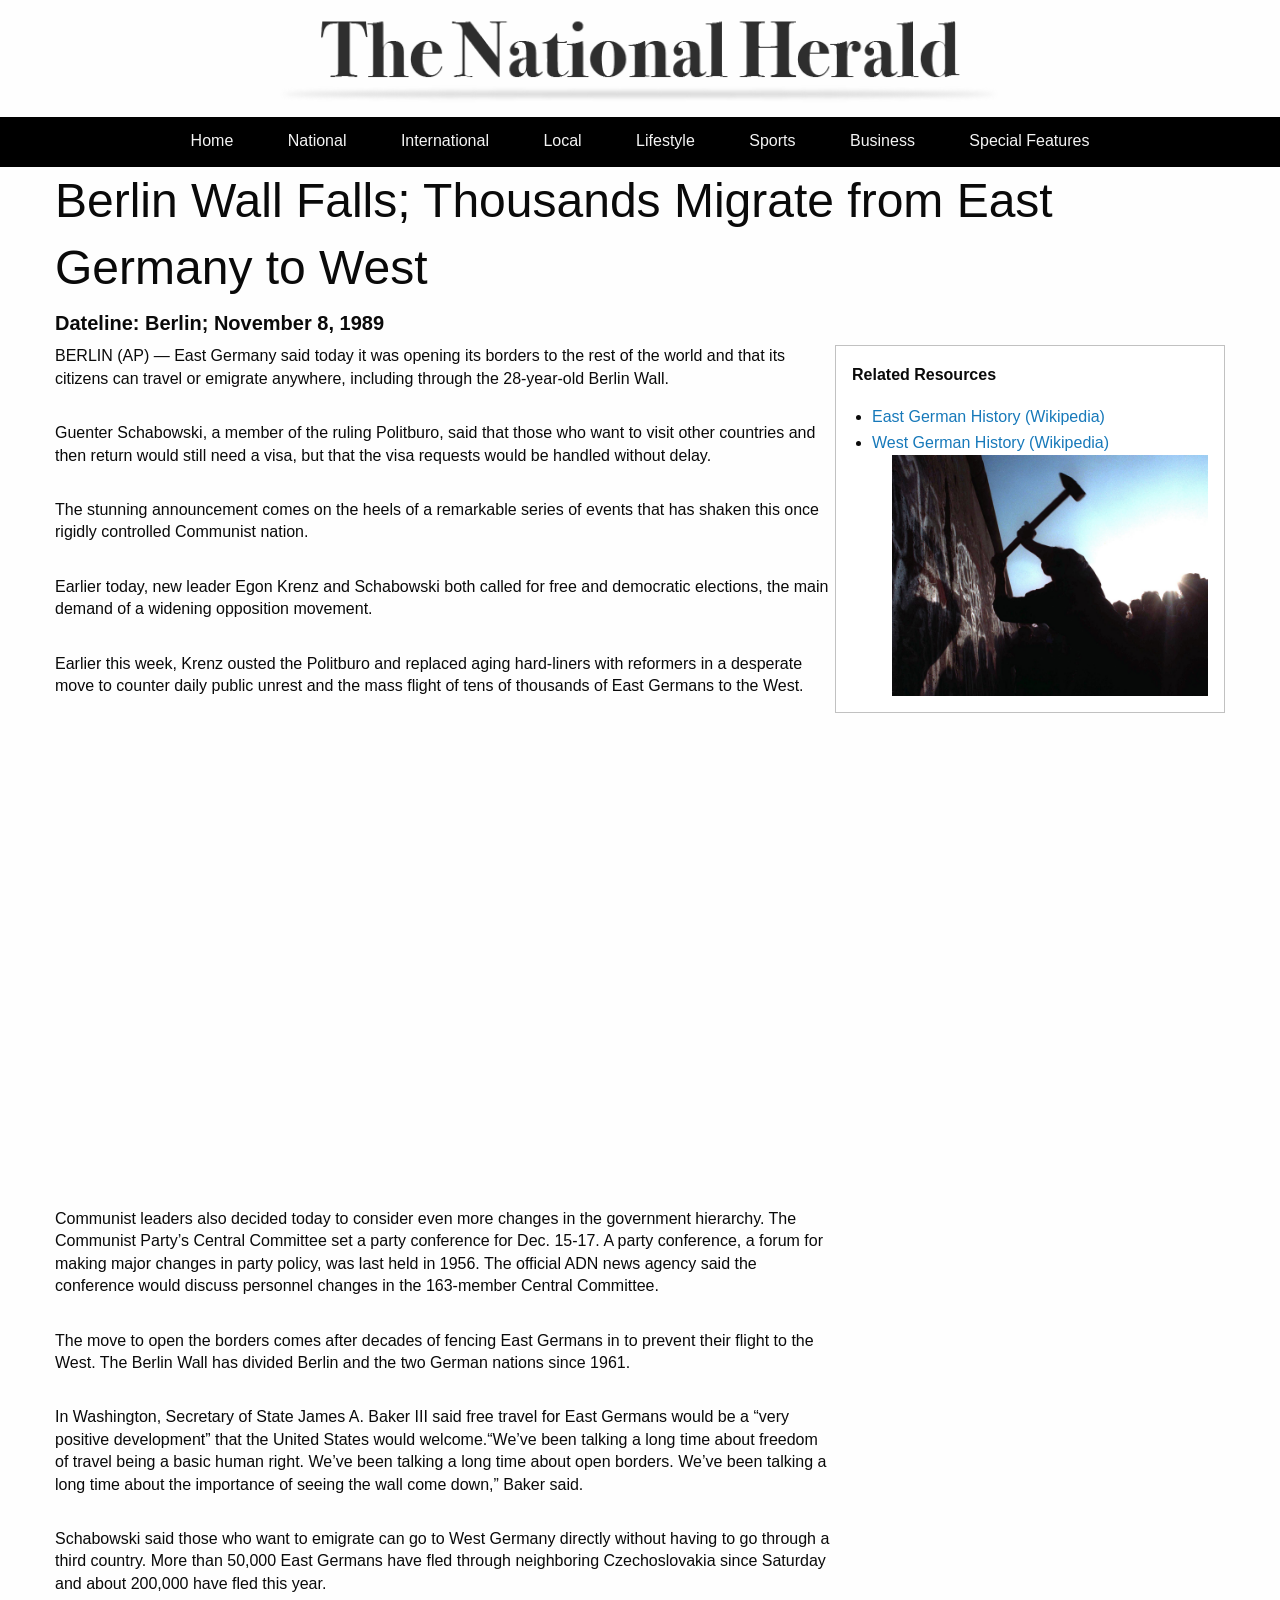
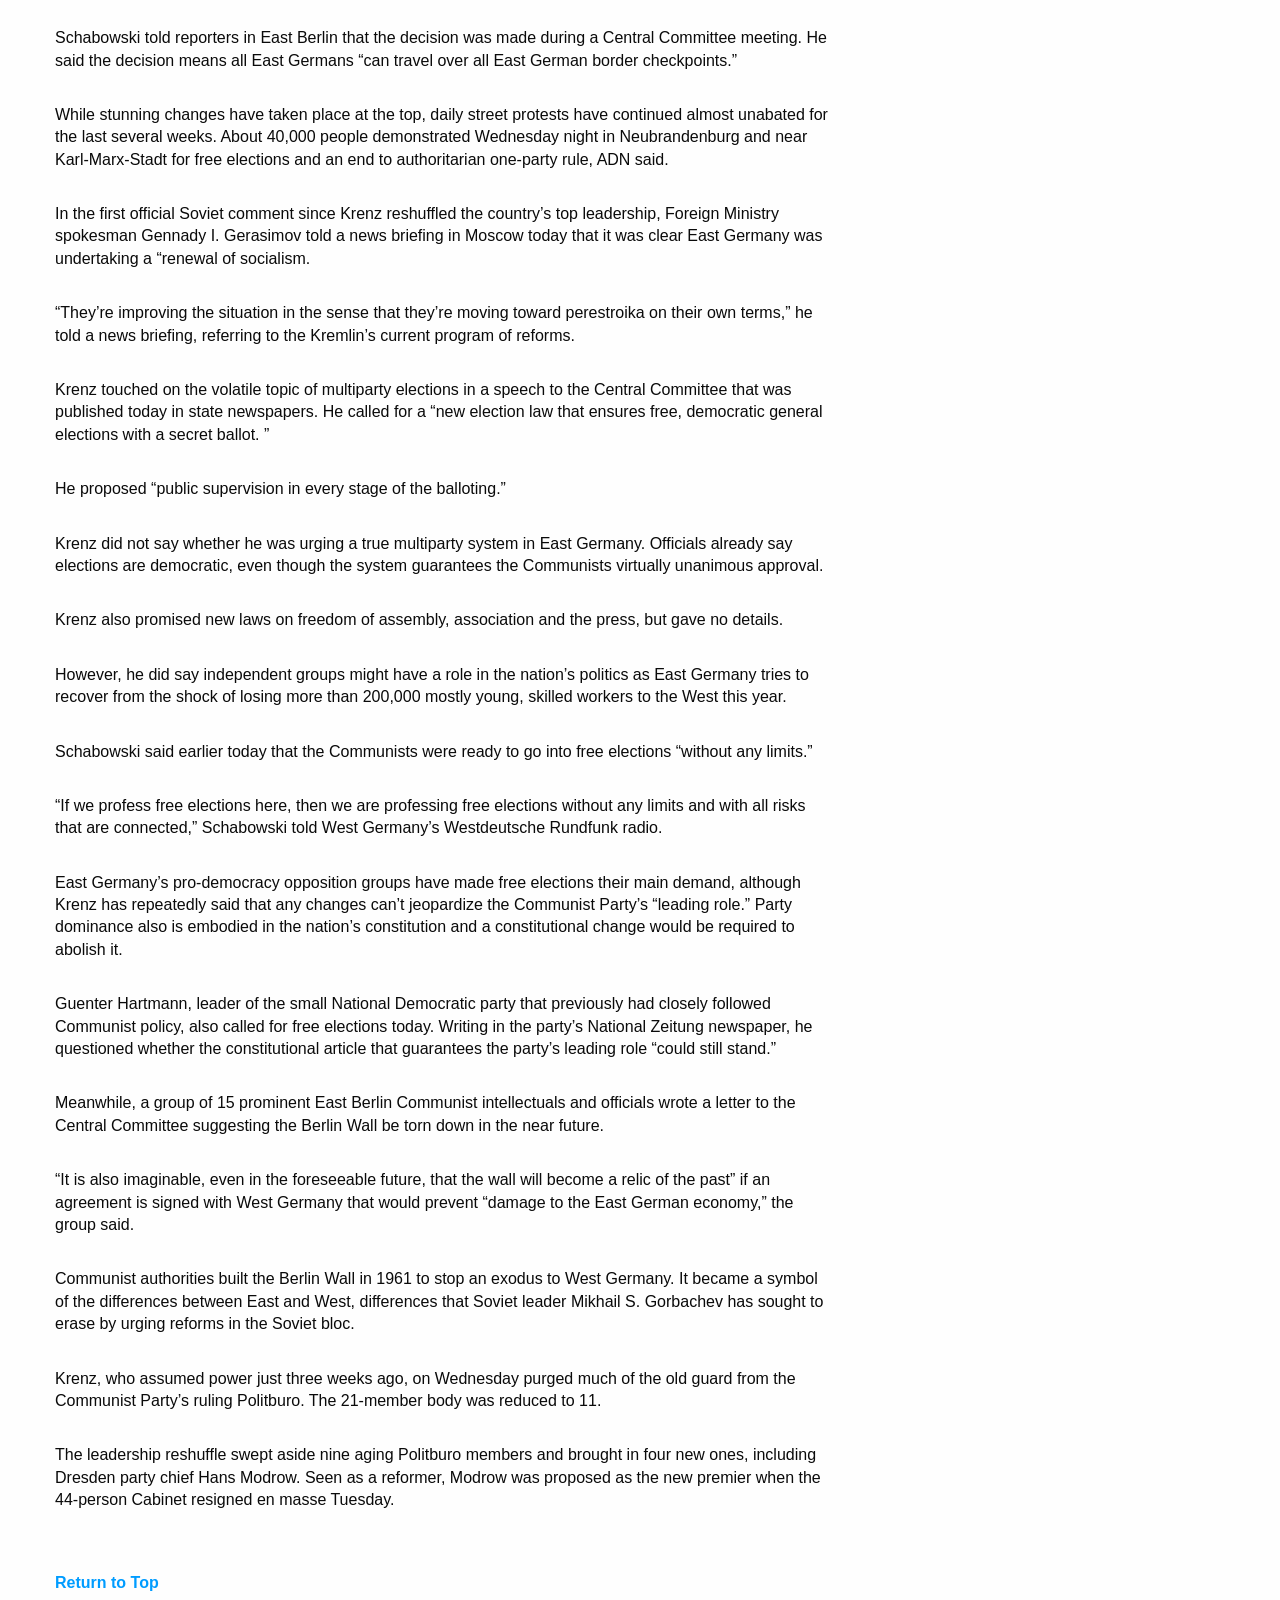
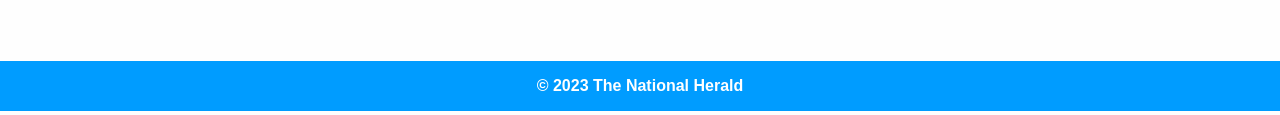
<file: Berlin/HTMLTemplate/index.html>
<!doctype html>
<html class="no-js" lang="en" dir="ltr">
<head>
<meta charset="utf-8">
<meta http-equiv="x-ua-compatible" content="ie=edge">
<meta name="viewport" content="width=device-width, initial-scale=1.0">
<title>Headline Headline Headline | The National Herald</title>
<link rel="stylesheet" href="css/foundation.css">
<link rel="stylesheet" href="css/app.css">


<!-- FILL OUT META TAGS! -->
<meta name="description" content="">
<meta name="author" content="The National Herald">

<!--TWITTER SUMMARY CARD-->
<meta name="twitter:card" content="summary_large_image">
<meta name="twitter:title" content="Headline Headline Headline">

<!--OPEN GRAPH CARD-->
<meta property="og:title" content="Headline Headline Headline">
<meta property="og:site_name" content="The National Herald">
<meta property="og:url" content="TBD">
<meta property="og:description" content="Lead Graph Goes Here.">
<meta property="og:type" content="website">
<meta property="og:image" content="TBD">

</head>
<body>

<!-- RETURN TO TOP -->
<a name="top"></a>
<!-- END RETURN TO TOP -->

<!-- SITE BRANDING -->
<div class="grid-container">
<div class="grid-x grid-padding-x">
<div class="large-12 cell">

<img src="images/tnh_branding.png" alt="The National Herald">

</div>
</div>
</div>
<!-- END SITE BRANDING -->

<!-- NAV BAR -->
<div class="grid-container fluid navStyle">
<div class="grid-x grid-padding-x">
<div class="large-12 cell">
<a href="#" class="navItem">Home</a>
<a href="#" class="navItem">National</a>
<a href="#" class="navItem">International</a>
<a href="#" class="navItem">Local</a>
<a href="#" class="navItem">Lifestyle</a>
<a href="#" class="navItem">Sports</a>
<a href="#" class="navItem">Business</a>
<a href="#" class="navItem">Special Features</a>
</div>
</div>
</div>
<!-- END NAV BAR -->

<!-- BODY COPY -->
<div class="grid-container">
<div class="grid-x">

<h1>Berlin Wall Falls; Thousands Migrate from East Germany to West</h1> <br>

<div class="large-8 medium-8 small-12 cell .dateLine">
<h5>Dateline: Berlin; November 8, 1989 </h5>
</div>

<div class=" large-8 medium-8 small-12 cell .leftBox">
    <h6>BERLIN (AP) — East Germany said today it was opening its borders to the rest of the world and that its citizens can travel or emigrate anywhere, including through the 28-year-old Berlin Wall.</h6>

    <br>

    <h6>Guenter Schabowski, a member of the ruling Politburo, said that those who want to visit other countries and then return would still need a visa, but that the visa requests would be handled without delay.</h6>

    <br>
    <h6>The stunning announcement comes on the heels of a remarkable series of events that has shaken this once rigidly controlled Communist nation. </h6>

    <br>
    <h6> Earlier today, new leader Egon Krenz and Schabowski both called for free and democratic elections, the main demand of a widening opposition movement.</h6>

    <br>
    <h6>Earlier this week, Krenz ousted the Politburo and replaced aging hard-liners with reformers in a desperate move to counter daily public unrest and the mass flight of tens of thousands of East Germans to the West.</h6>
    
    <br>
    <div class="responsive-embed widescreen class .video">
    <iframe width="560" height="315" src="https://www.youtube.com/embed/IcmxPeVe4_c?si=UOLb6cCxrBcg8dpb" title="YouTube video player" frameborder="0" allow="accelerometer; autoplay; clipboard-write; encrypted-media; gyroscope; picture-in-picture; web-share" referrerpolicy="strict-origin-when-cross-origin" allowfullscreen></iframe>
    </div>

    <br>
    <h6>Communist leaders also decided today to consider even more changes in the government hierarchy. The Communist Party’s Central Committee set a party conference for Dec. 15-17. A party conference, a forum for making major changes in party policy, was last held in 1956. The official ADN news agency said the conference would discuss personnel changes in the 163-member Central Committee.</h6>

    <br>
    <h6>The move to open the borders comes after decades of fencing East Germans in to prevent their flight to the West. The Berlin Wall has divided Berlin and the two German nations since 1961.</h6>

    <br>
    <h6>In Washington, Secretary of State James A. Baker III said free travel for East Germans would be a “very positive development” that the United States would welcome.“We’ve been talking a long time about freedom of travel being a basic human right. We’ve been talking a long time about open borders. We’ve been talking a long time about the importance of seeing the wall come down,” Baker said.</h6>

    <br>
    <h6>Schabowski said those who want to emigrate can go to West Germany directly without having to go through a third country. More than 50,000 East Germans have fled through neighboring Czechoslovakia since Saturday and about 200,000 have fled this year.</h6>

    <br>
    <h6>Schabowski told reporters in East Berlin that the decision was made during a Central Committee meeting. He said the decision means all East Germans “can travel over all East German border checkpoints.”</h6>

    <br>
    <h6>While stunning changes have taken place at the top, daily street protests have continued almost unabated for the last several weeks. About 40,000 people demonstrated Wednesday night in Neubrandenburg and near Karl-Marx-Stadt for free elections and an end to authoritarian one-party rule, ADN said.</h6>

    <br>
    <h6>In the first official Soviet comment since Krenz reshuffled the country’s top leadership, Foreign Ministry spokesman Gennady I. Gerasimov told a news briefing in Moscow today that it was clear East Germany was undertaking a “renewal of socialism.</h6>

    <br>
    <h6>“They’re improving the situation in the sense that they’re moving toward perestroika on their own terms,” he told a news briefing, referring to the Kremlin’s current program of reforms.</h6>

    <br>
    <h6>Krenz touched on the volatile topic of multiparty elections in a speech to the Central Committee that was published today in state newspapers. He called for a “new election law that ensures free, democratic general elections with a secret ballot. ”</h6>

    <br>
    <h6>He proposed “public supervision in every stage of the balloting.”</h6>

    <br>
    <h6>Krenz did not say whether he was urging a true multiparty system in East Germany. Officials already say elections are democratic, even though the system guarantees the Communists virtually unanimous approval.</h6>

    <br>
    <h6>Krenz also promised new laws on freedom of assembly, association and the press, but gave no details.</h6>

    <br>
    <h6>However, he did say independent groups might have a role in the nation’s politics as East Germany tries to recover from the shock of losing more than 200,000 mostly young, skilled workers to the West this year.</h6>

    <br>
    <h6>Schabowski said earlier today that the Communists were ready to go into free elections “without any limits.”</h6>

    <br>
    <h6>“If we profess free elections here, then we are professing free elections without any limits and with all risks that are connected,” Schabowski told West Germany’s Westdeutsche Rundfunk radio.</h6>

    <br>
    <h6>East Germany’s pro-democracy opposition groups have made free elections their main demand, although Krenz has repeatedly said that any changes can’t jeopardize the Communist Party’s “leading role.” Party dominance also is embodied in the nation’s constitution and a constitutional change would be required to abolish it.</h6>

    <br>
    <h6>Guenter Hartmann, leader of the small National Democratic party that previously had closely followed Communist policy, also called for free elections today. Writing in the party’s National Zeitung newspaper, he questioned whether the constitutional article that guarantees the party’s leading role “could still stand.”</h6>

    <br>
    <h6>Meanwhile, a group of 15 prominent East Berlin Communist intellectuals and officials wrote a letter to the Central Committee suggesting the Berlin Wall be torn down in the near future.</h6>

    <br>
    <h6>“It is also imaginable, even in the foreseeable future, that the wall will become a relic of the past” if an agreement is signed with West Germany that would prevent “damage to the East German economy,” the group said.</h6>

    <br>
    <h6>Communist authorities built the Berlin Wall in 1961 to stop an exodus to West Germany. It became a symbol of the differences between East and West, differences that Soviet leader Mikhail S. Gorbachev has sought to erase by urging reforms in the Soviet bloc.</h6>

    <br>
    <h6>Krenz, who assumed power just three weeks ago, on Wednesday purged much of the old guard from the Communist Party’s ruling Politburo. The 21-member body was reduced to 11.</h6>

    <br>
    <h6>The leadership reshuffle swept aside nine aging Politburo members and brought in four new ones, including Dresden party chief Hans Modrow. Seen as a reformer, Modrow was proposed as the new premier when the 44-person Cabinet resigned en masse Tuesday.</h6>

</div>

<div class="large-4 medium-4 small-12 cell .rightBox">
<div class="callout">
<p>Related Resources</p>

<ul>
<li><a href="https://en.wikipedia.org/wiki/History_of_East_Germany" target="_blank"> East German History (Wikipedia)</a></li>
<li><a href="https://en.wikipedia.org/wiki/West_Germany" target="_blank"> West German History (Wikipedia)</a></li>
<ul>

<img src="images/Photo5.jpg" alt="Berlin Wall Photo">
</div>
</div>


<p class="rtt"><a href="#top">Return to Top</a></p>




</div>
</div>
</body>
<!-- END BODY COPY -->

<!-- FOOTER BAR -->
<!-- NAV BAR -->
<div class="grid-container fluid footerStyle">
<div class="grid-x grid-padding-x">
<div class="large-12 cell">
<p>&copy; 2023 The National Herald</p>
</div>
</div>
</div>
<!-- END NAV BAR -->

<script src="js/vendor/jquery.js"></script>
<script src="js/vendor/what-input.js"></script>
<script src="js/vendor/foundation.js"></script>
<script src="js/app.js"></script>
</body>
</html>
</file>
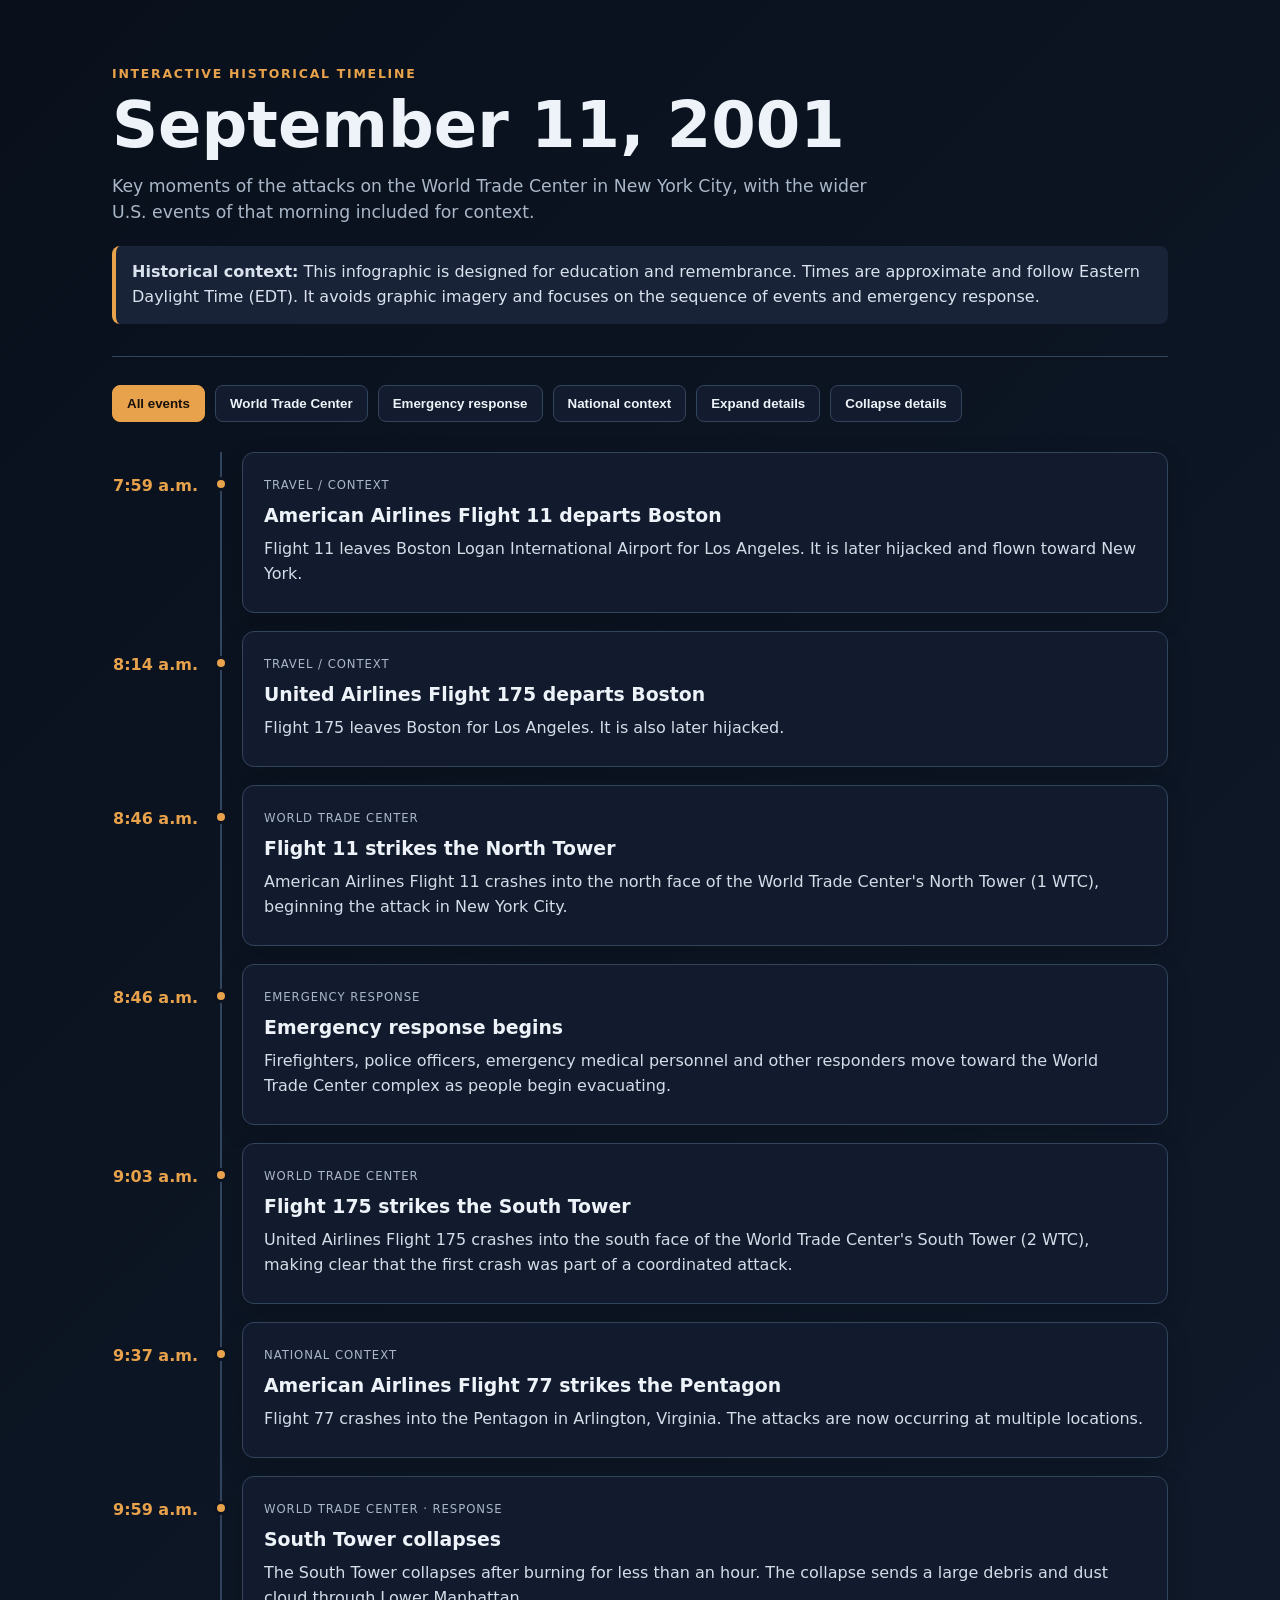
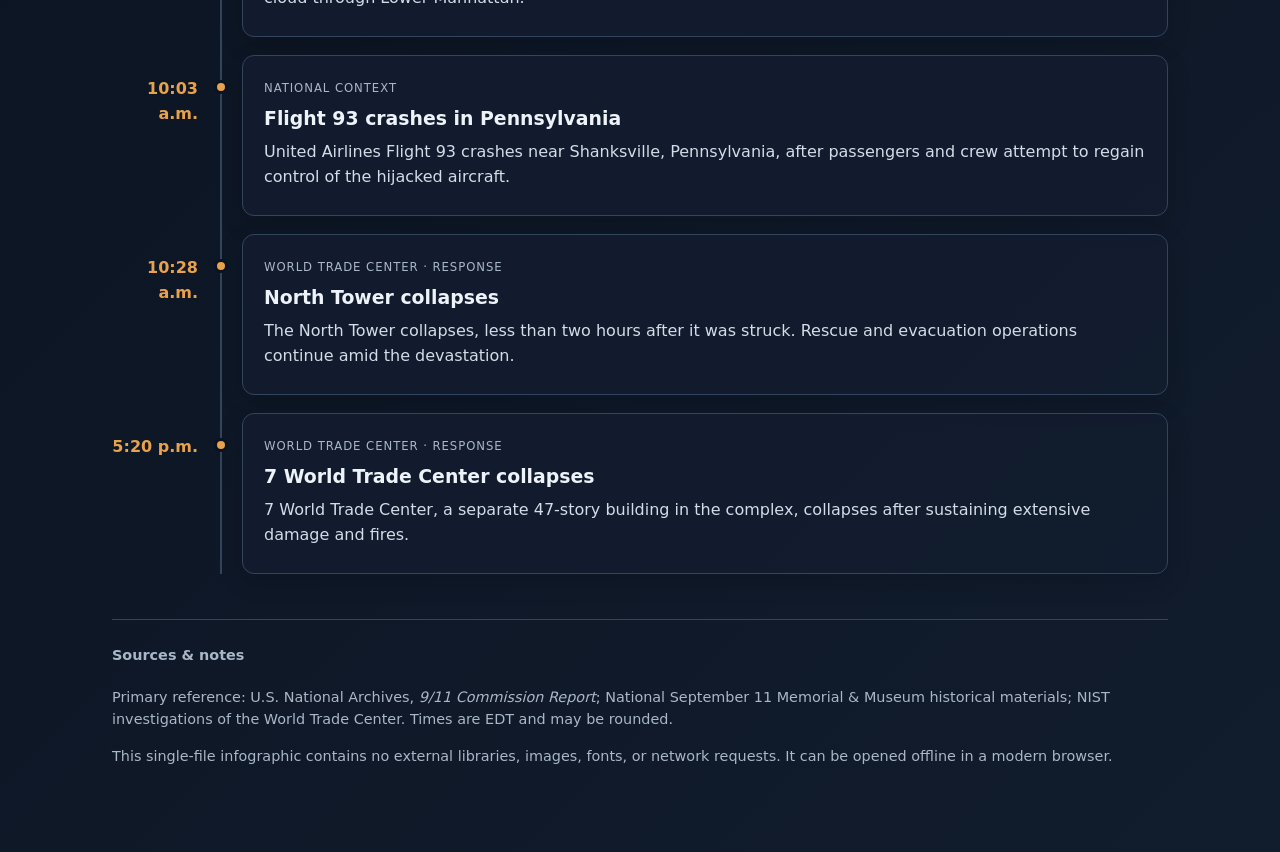
<file: 911_key_moments_interactive_infographic.html>
<!doctype html>
<html lang="en">
<head>
<meta charset="utf-8">
<meta name="viewport" content="width=device-width,initial-scale=1">
<title>September 11, 2001 — Key Moments | Interactive Infographic</title>
<style>
:root{--bg:#0b1220;--panel:#121c2e;--panel2:#17243a;--text:#edf3f8;--muted:#a9b7c8;--accent:#e8a24b;--line:#33445d;--danger:#d96b5f}
*{box-sizing:border-box} html{scroll-behavior:smooth} body{margin:0;background:linear-gradient(135deg,#09101c,#111c2d);color:var(--text);font:16px/1.55 system-ui,-apple-system,Segoe UI,Roboto,Arial,sans-serif}
main{max-width:1100px;margin:auto;padding:38px 22px 70px}
header{padding:26px 0 32px;border-bottom:1px solid var(--line)}
.kicker{text-transform:uppercase;letter-spacing:.14em;color:var(--accent);font-size:.78rem;font-weight:800}
h1{font-size:clamp(2.1rem,5vw,4.5rem);line-height:1.02;margin:10px 0 14px}
.subtitle{max-width:760px;color:var(--muted);font-size:1.08rem}
.notice{margin-top:20px;padding:14px 16px;background:#182338;border-left:4px solid var(--accent);border-radius:8px;color:#d9e2ed}
.controls{display:flex;gap:10px;flex-wrap:wrap;margin:28px 0}
button{border:1px solid var(--line);background:var(--panel);color:var(--text);padding:10px 14px;border-radius:8px;cursor:pointer;font-weight:700}
button:hover,button.active{background:var(--accent);color:#17120b;border-color:var(--accent)}
.timeline{position:relative;margin-top:30px}
.timeline:before{content:"";position:absolute;left:108px;top:0;bottom:0;width:2px;background:var(--line)}
.event{display:grid;grid-template-columns:86px 1fr;gap:44px;position:relative;margin:0 0 18px}
.time{font-weight:800;color:var(--accent);text-align:right;padding-top:22px;font-variant-numeric:tabular-nums}
.card{background:rgba(18,28,46,.94);border:1px solid var(--line);border-radius:12px;padding:19px 21px;box-shadow:0 8px 24px rgba(0,0,0,.15);transition:.2s}
.card:hover{transform:translateY(-2px);border-color:#526a8c}
.card h2{font-size:1.18rem;margin:0 0 7px}
.card p{margin:6px 0;color:#d3dce7}
.tag{display:inline-block;font-size:.73rem;text-transform:uppercase;letter-spacing:.08em;color:var(--muted);margin-bottom:7px}
.dot{position:absolute;left:102px;top:25px;width:14px;height:14px;border-radius:50%;background:var(--accent);border:3px solid #0b1220}
footer{margin-top:45px;padding-top:24px;border-top:1px solid var(--line);color:var(--muted);font-size:.9rem}
.sources{margin-top:20px}
.sources a{color:#f0bd70}
.hidden{display:none}
@media(max-width:700px){main{padding:25px 15px}.timeline:before{left:17px}.event{grid-template-columns:1fr;gap:5px;padding-left:35px}.time{text-align:left;padding-top:0}.dot{left:10px;top:8px}.card{padding:16px}}
@media print{body{background:white;color:#111}.card{box-shadow:none;background:white;border-color:#aaa}.subtitle,.card p,footer{color:#333}.controls{display:none}.timeline:before{background:#999}}
</style>
</head>
<body>
<main>
<header>
<div class="kicker">Interactive historical timeline</div>
<h1>September 11, 2001</h1>
<div class="subtitle">Key moments of the attacks on the World Trade Center in New York City, with the wider U.S. events of that morning included for context.</div>
<div class="notice"><strong>Historical context:</strong> This infographic is designed for education and remembrance. Times are approximate and follow Eastern Daylight Time (EDT). It avoids graphic imagery and focuses on the sequence of events and emergency response.</div>
</header>

<div class="controls" aria-label="Timeline controls">
<button class="active" data-filter="all">All events</button>
<button data-filter="impact">World Trade Center</button>
<button data-filter="response">Emergency response</button>
<button data-filter="context">National context</button>
<button id="expand">Expand details</button>
<button id="collapse">Collapse details</button>
</div>

<section class="timeline" aria-label="September 11 timeline">
<div class="event" data-type="context"><div class="time">7:59 a.m.</div><div class="card"><span class="tag">Travel / context</span><h2>American Airlines Flight 11 departs Boston</h2><p>Flight 11 leaves Boston Logan International Airport for Los Angeles. It is later hijacked and flown toward New York.</p></div><span class="dot"></span></div>

<div class="event" data-type="context"><div class="time">8:14 a.m.</div><div class="card"><span class="tag">Travel / context</span><h2>United Airlines Flight 175 departs Boston</h2><p>Flight 175 leaves Boston for Los Angeles. It is also later hijacked.</p></div><span class="dot"></span></div>

<div class="event" data-type="impact"><div class="time">8:46 a.m.</div><div class="card"><span class="tag">World Trade Center</span><h2>Flight 11 strikes the North Tower</h2><p>American Airlines Flight 11 crashes into the north face of the World Trade Center's North Tower (1 WTC), beginning the attack in New York City.</p></div><span class="dot"></span></div>

<div class="event" data-type="response"><div class="time">8:46 a.m.</div><div class="card"><span class="tag">Emergency response</span><h2>Emergency response begins</h2><p>Firefighters, police officers, emergency medical personnel and other responders move toward the World Trade Center complex as people begin evacuating.</p></div><span class="dot"></span></div>

<div class="event" data-type="impact"><div class="time">9:03 a.m.</div><div class="card"><span class="tag">World Trade Center</span><h2>Flight 175 strikes the South Tower</h2><p>United Airlines Flight 175 crashes into the south face of the World Trade Center's South Tower (2 WTC), making clear that the first crash was part of a coordinated attack.</p></div><span class="dot"></span></div>

<div class="event" data-type="context"><div class="time">9:37 a.m.</div><div class="card"><span class="tag">National context</span><h2>American Airlines Flight 77 strikes the Pentagon</h2><p>Flight 77 crashes into the Pentagon in Arlington, Virginia. The attacks are now occurring at multiple locations.</p></div><span class="dot"></span></div>

<div class="event" data-type="impact response"><div class="time">9:59 a.m.</div><div class="card"><span class="tag">World Trade Center · response</span><h2>South Tower collapses</h2><p>The South Tower collapses after burning for less than an hour. The collapse sends a large debris and dust cloud through Lower Manhattan.</p></div><span class="dot"></span></div>

<div class="event" data-type="context"><div class="time">10:03 a.m.</div><div class="card"><span class="tag">National context</span><h2>Flight 93 crashes in Pennsylvania</h2><p>United Airlines Flight 93 crashes near Shanksville, Pennsylvania, after passengers and crew attempt to regain control of the hijacked aircraft.</p></div><span class="dot"></span></div>

<div class="event" data-type="response"><div class="time">10:28 a.m.</div><div class="card"><span class="tag">World Trade Center · response</span><h2>North Tower collapses</h2><p>The North Tower collapses, less than two hours after it was struck. Rescue and evacuation operations continue amid the devastation.</p></div><span class="dot"></span></div>

<div class="event" data-type="response"><div class="time">5:20 p.m.</div><div class="card"><span class="tag">World Trade Center · response</span><h2>7 World Trade Center collapses</h2><p>7 World Trade Center, a separate 47-story building in the complex, collapses after sustaining extensive damage and fires.</p></div><span class="dot"></span></div>
</section>

<footer>
<strong>Sources & notes</strong>
<div class="sources">
<p>Primary reference: U.S. National Archives, <em>9/11 Commission Report</em>; National September 11 Memorial &amp; Museum historical materials; NIST investigations of the World Trade Center. Times are EDT and may be rounded.</p>
<p>This single-file infographic contains no external libraries, images, fonts, or network requests. It can be opened offline in a modern browser.</p>
</div>
</footer>
</main>
<script>
const events=[...document.querySelectorAll('.event')];
document.querySelectorAll('[data-filter]').forEach(b=>b.onclick=()=>{
 document.querySelectorAll('[data-filter]').forEach(x=>x.classList.remove('active')); b.classList.add('active');
 const f=b.dataset.filter;
 events.forEach(e=>e.classList.toggle('hidden',f!=='all' && !e.dataset.type.split(' ').includes(f)));
});
document.getElementById('expand').onclick=()=>events.forEach(e=>e.querySelector('.card').style.maxHeight='none');
document.getElementById('collapse').onclick=()=>events.forEach(e=>e.querySelector('.card').style.maxHeight='');
</script>
</body>
</html>
</file>
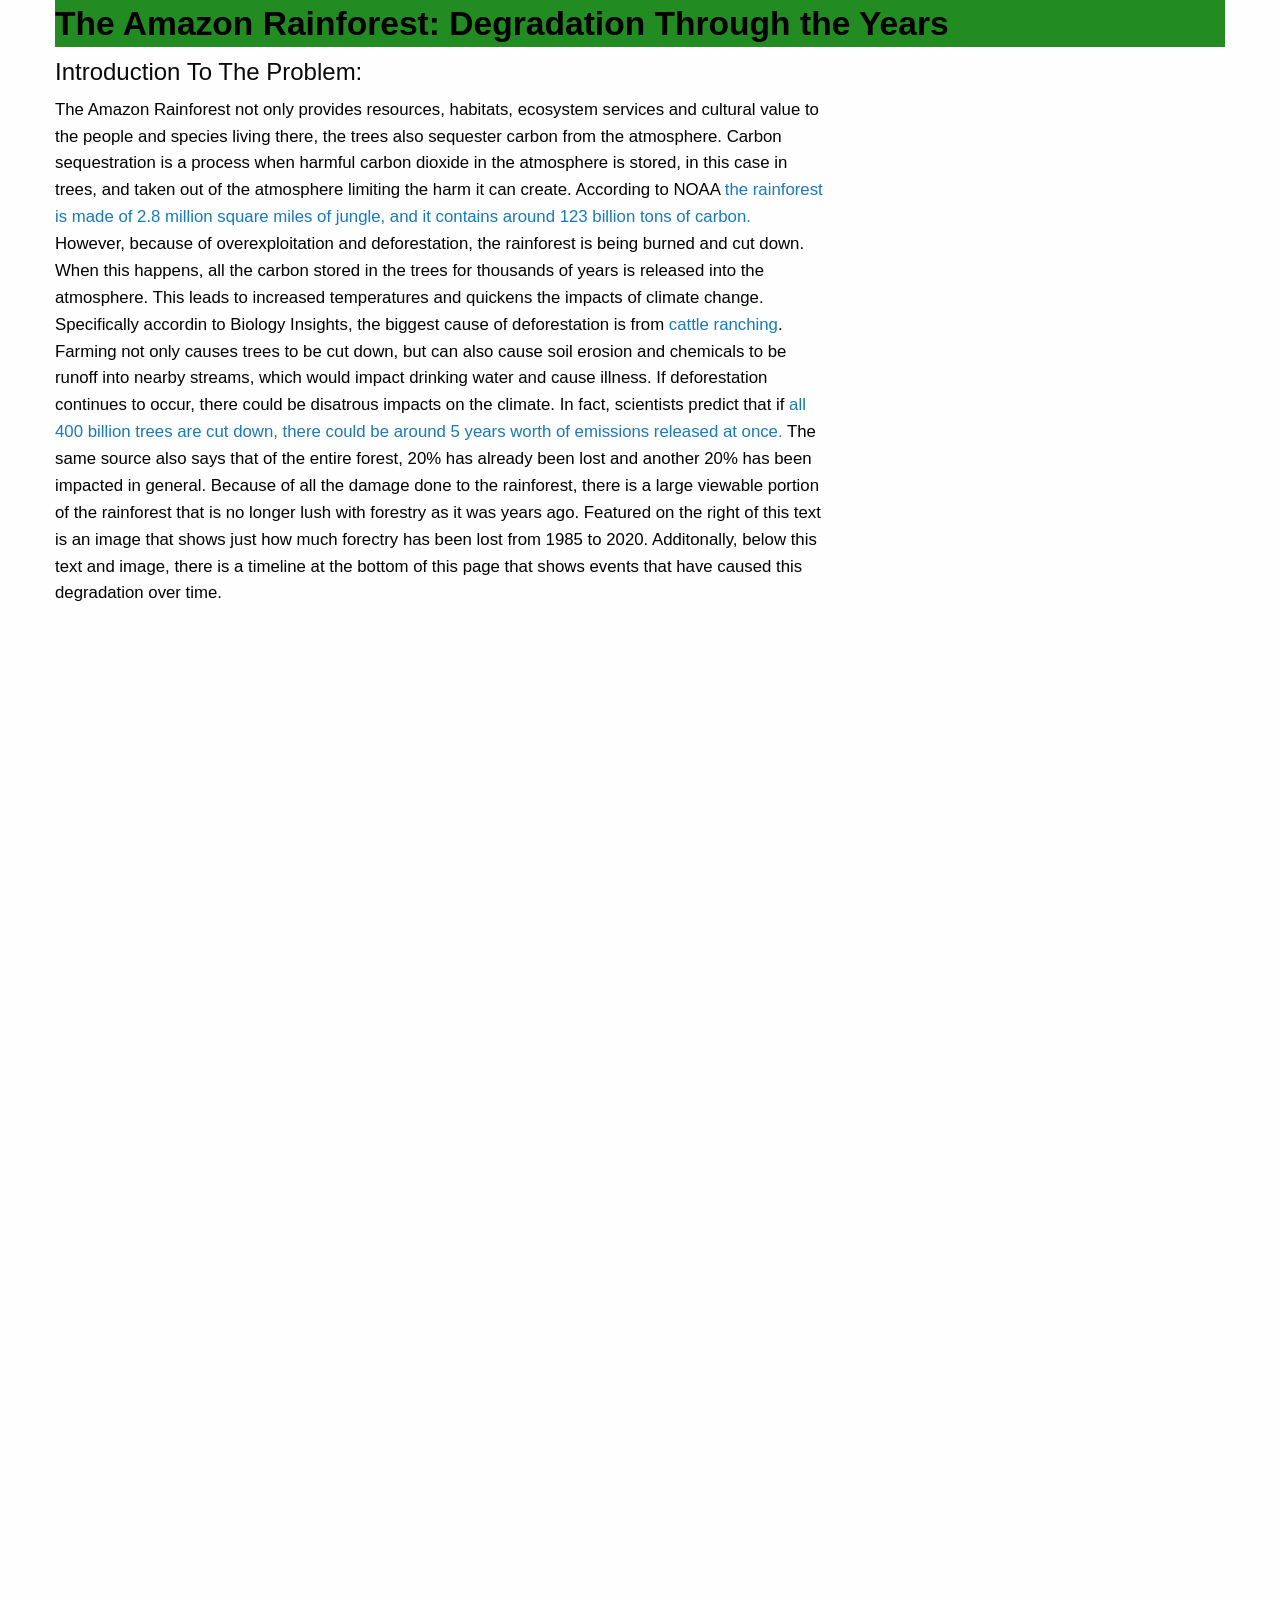
<file: AmazonRainforest/amazonindex.html>
<!doctype html>
<html class="no-js" lang="en" dir="ltr">
<head>
<meta charset="utf-8">
<meta http-equiv="x-ua-compatible" content="ie=edge">
<meta name="viewport" content="width=device-width, initial-scale=1.0">
<title>Knight Labs: The Amazon Rainforest</title>
<link rel="stylesheet" href="css/foundation.css">
<link rel="stylesheet" href="css/amazonapp.css">
</head>
<body>

<div class="grid-container">
<div class="grid-x grid-padding-x">

<div class="large-12 medium-12 small-12 cell pageHeader">
<h1>The Amazon Rainforest: Degradation Through the Years</h1>
</div>

<div class= "large-12 medium-12 small-12 cell mainBox">
<h3>Introduction To The Problem:</h3>
</div>

<div class="large-8 medium-8 small-12 cell leftBox">
<p>The Amazon Rainforest not only provides resources, habitats, ecosystem services and cultural value to the people and species living there, the trees also sequester carbon from the atmosphere. Carbon sequestration is a process when harmful carbon dioxide in the atmosphere is stored, in this case in trees, and taken out of the atmosphere limiting the harm it can create. According to NOAA <a href="https://research.noaa.gov/deforestation-warming-flip-part-of-amazon-forest-from-carbon-sink-to-source/" target="_blank"> the rainforest is made of 2.8 million square miles of jungle, and it contains around 123 billion tons of carbon.</a> However, because of overexploitation and deforestation, the rainforest is being burned and cut down. When this happens, all the carbon stored in the trees for thousands of years is released into the atmosphere. This leads to increased temperatures and quickens the impacts of climate change. Specifically accordin to Biology Insights, the biggest cause of deforestation is from <a href = "https://biologyinsights.com/deforestation-in-the-amazon-causes-effects-solutions/" target="_blank"> cattle ranching</a>. Farming not only causes trees to be cut down, but can also cause soil erosion and chemicals to be runoff into nearby streams, which would impact drinking water and cause illness. If deforestation continues to occur, there could be disatrous impacts on the climate. In fact, scientists predict that if <a href="https://www.climatepolicyinitiative.org/publication/the-amazon-domino-effect-how-deforestation-can-trigger-widespread-degradation/" target="_blank">all 400 billion trees are cut down, there could be around 5 years worth of emissions released at once.</a> The same source also says that of the entire forest, 20% has already been lost and another 20% has been impacted in general. Because of all the damage done to the rainforest, there is a large viewable portion of the rainforest that is no longer lush with forestry as it was years ago. Featured on the right of this text is an image that shows just how much forectry has been lost from 1985 to 2020. Additonally, below this text and image, there is a timeline at the bottom of this page that shows events that have caused this degradation over time.       </p>
</div>

<div class= "large-4 medium-4 small-12 cell .juxtaposeBox">
    <iframe frameborder="0" class="juxtapose" width="100%" height="965" src="https://cdn.knightlab.com/libs/juxtapose/latest/embed/index.html?uid=2bd96584-cbf7-11f1-ba1b-0e6f42328d7d"></iframe>
</div>


<iframe src='https://cdn.knightlab.com/libs/timeline3/latest/embed/index.html?source=v2%3A2PACX-1vSu9QEbr5nU9N1ENTx1-n01JZw-TpvfF_scBwyE5imRYvfCX62SpZw_M2sF7lYUk6JR9a5fTDndCcbC&font=Default&lang=en&initial_zoom=2&width=100%25&height=650' width='100%' height='650' webkitallowfullscreen mozallowfullscreen allowfullscreen frameborder='0'></iframe>




</div>
</div>
</file>
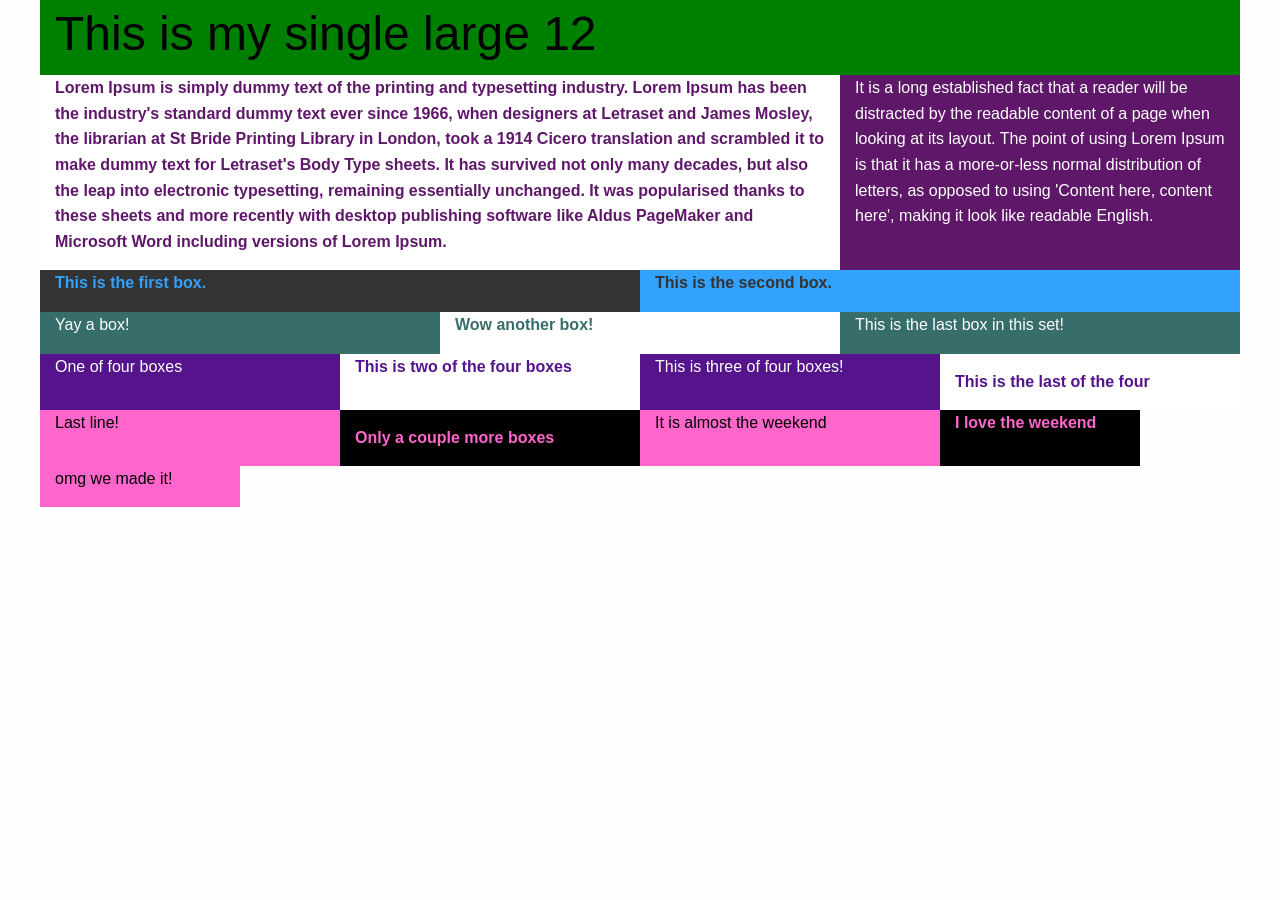
<file: Foundation_v1/coloredboxes.html>
<!doctype html>
<html class="no-js" lang="en" dir="ltr">
<head>
<meta charset="utf-8">
<meta http-equiv="x-ua-compatible" content="ie=edge">
<meta name="viewport" content="width=device-width, initial-scale=1.0">
<title>Colored Boxes</title>
<link rel="stylesheet" href="css/foundation.css">
<link rel="stylesheet" href="css/appcolor.css">
</head>
<body>

<div class="grid-container">
<div class="grid-x grid-padding-x">

<!--This is my single large 12-->
<div class="large-12 medium-12 small-12 cell pageHeader">
<h1> This is my single large 12</h1>
</div>

<!--This is a 8x4 split row-->
<div class="large-8 medium-8 small-12 cell leftBox">
<p> Lorem Ipsum is simply dummy text of the printing and typesetting industry. Lorem Ipsum has been the industry's standard dummy text ever since 1966, when designers at Letraset and James Mosley, the librarian at St Bride Printing Library in London, took a 1914 Cicero translation and scrambled it to make dummy text for Letraset's Body Type sheets. It has survived not only many decades, but also the leap into electronic typesetting, remaining essentially unchanged. It was popularised thanks to these sheets and more recently with desktop publishing software like Aldus PageMaker and Microsoft Word including versions of Lorem Ipsum. </p>
</div>

<div class="large-4 medium-4 small-12 cell rightBox">
<p> It is a long established fact that a reader will be distracted by the readable content of a page when looking at its layout. The point of using Lorem Ipsum is that it has a more-or-less normal distribution of letters, as opposed to using 'Content here, content here', making it look like readable English. </p>
</div>

<!--This is a 6x6 split row-->
<div class="large-6 medium-6 small-12 cell box1">
<p> This is the first box.</p>
</div>

<div class="large-6 medium-6 small-12 cell box2">
<p> This is the second box.</p>
</div>

<!-- This is my 4x4x4 line-->
<div class="large-4 medium-4 small-12 cell box3">
<p> Yay a box! </p>
</div>

<div class ="large-4 medium-4 small-12 cell box4">
<p> Wow another box! </p>
</div>

<div class="large-4 medium-4 small-12 cell box5">
<p> This is the last box in this set! </p>
</div>

<!--This is my 3x3x3x3 line-->
<div class="large-3 medium-6 small-12 cell box6">
<p> One of four boxes</p>
</div>

<div class="large-3 medium-6 small-12 cell box7">
<p> This is two of the four boxes </p>
</div>

<div class="large-3 medium-6 small-12 cell box8">
<p> This is three of four boxes! </p>
</div>

<div class="large-3 medium-6 small-12 cell box9">
</p> This is the last of the four </p>
</div>

<!-- This is the 3x3x3x2x2 line -->

<div class="large-3 medium-4 small-12 cell box10">
<p> Last line! </p>
</div>

<div class="large-3 medium-4 small-12 cell box11">
</p> Only a couple more boxes </p> 
</div>

<div class="large-3 medium-4 small-12 cell box12">
<p> It is almost the weekend </p> 
</div> 

<div class="large-2 medium-4 small-12 cell box13">
<p> I love the weekend </p>
</div>

<div class="large-2 medium-4 small-12 cell box14">
<p> omg we made it! </p> 
</div>


</div>
</div>





<script src="js/vendor/jquery.js"></script>
<script src="js/vendor/what-input.js"></script>
<script src="js/vendor/foundation.js"></script>
<script src="js/app.js"></script>
</body>
</html>
</file>
<file: doyouknow/css/doyouknowapp.css>
h3 {
  font-family: "Bebas Neue", sans-serif;
  font-weight: 400;
  font-style: normal;
}

h2{
    color: #84E0BC
}

.box{
    background-color: #000000;
    color: #ffffff;
}

.padmar{
    padding: 30px;
    margin-top: 10px;
    margin-bottom: 5px;
    background-color: #000000;
    color: #ffffff;
}
</file>
<file: Foundation_v1/css/app.css>
.pageHeader {background-color: #000; color: #fff;}
.leftBox {background-color: #ffffff; color: #333333;}
.rightBox {background-color: #999999; color: #000000;}

.box1 {background-color: #ff0000;  color: #ffffff; font-weight: bold;}
.box2 {background-color: #000000; color: #ffffff;}
.box3 {background-color: #f89828; color: #ffffff; font-weight: bold;}
</file>
<file: Midterm/css/midtermcss.css>
h6{
 font-family: "Lora", serif;
  font-optical-sizing: auto;
  font-weight: 400;
  font-style: normal;
}

h1{
  font-family: "Lora", serif;
  font-optical-sizing: auto;
  font-weight: 400;
  font-style: normal;
}  

p{
   font-family: "Lora", serif;
  font-optical-sizing: auto;
  font-weight: 400;
  font-style: normal;
}  

h2{
    font-family: "Lora", serif;
  font-optical-sizing: auto;
  font-weight: 400;
  font-style: normal;
}


.planePic img{
   width: 100%; 
   height: auto;
   border: 2px solid black;
}

.header{
    background-color: #A7EAFA;
    color: #000000;
    padding: 10px 0px 10px 0px;
}

.text{
    background-color: #A7EAFA;
    color: black;
    margin-top: 10px;
}

.data{
    border: 2px solid black;
    background-color: #FCF2AE;
    color: #000000;
    margin-top: 10px;
}


iframe{
    margin-left: 100px;
    margin-bottom: 20px;
}
</file>
<file: Berlin/HTMLTemplate/css/app.css>
/* GLOBAL ARTICLE STYLES */

.dateLine{font-size:12px; font-weight: bold}

.leftBox {font-size: 12px;}


.rightBox{background-color:#f4f4f4;}

.video{background-color: #f4f4f4;}

p{font-weight: bold;}

h5{
	font-weight: bold;
}

.box1{background-color: #f4f4f4;}


.navStyle {
	background-color: #000;
	color: #fff;
	height: 50px;
	padding: 12px;
	text-align: center;
}
.navStyle a {
	color: #f4f4f4;
	text-decoration: none;
}
.navStyle a:hover {
	color: #009cff;
}
.navItem {
	margin: 0 25px 0 25px;
}
.bodyCopy {
	padding: 50px 0 0 0;
}
.footerStyle {
	background-color: #009cff;
	color: #fff;
	padding: 12px;
	height: 50px;
	text-align: center;
	margin-top: 50px;
}
.rtt {
	text-align: center;
	margin-top: 50px;
}
.rtt a {
	color: #009cff;
	text-decoration: none;
	font-weight: bold;
}
.rtt a:hover {
	color: #09639c;
}
</file>
<file: AmazonRainforest/css/amazonapp.css>
h1 {
font-family: 'Anton', sans-serif;
font-size:2.1rem;
background-color: #228b22;
color:#000000;
font-weight: bold;
}

h3{
font-family: 'Anton', sans-serif;
font-size: 1.5rem;
}

p{
font-family: 'Anton', sans-serif;
font-size: 1.05rem;
}

.leftBox{
color:#000000;
}
</file>
<file: Foundation_v1/css/appcolor.css>
.pageHeader {background-color: #008000; color: #000000; font-weight: bold;}
.leftBox {background-color: #ffffff; color: #5E1769; font-weight:bold;}
.rightBox {background-color: #5E1769; color: #ffffff;}

.box1 {background-color: #333333; color: #33A2FF; font-weight: bold;}
.box2 {background-color: #33A2FF; color: #333333; font-weight: bold;}

.box3 {background-color: #376d6a; color: #ffffff;}
.box4 {background-color: #ffffff; color: #376d6a; font-weight: bold;}
.box5 {background-color: #376d6a; color: #ffffff;}

.box6 {background-color: #55148c; color: #ffffff;}
.box7 {background-color: #ffffff; color: #55148c; font-weight: bold;}
.box8 {background-color: #55148c; color: #ffffff;}
.box9 {background-color: #ffffff; color: #55148c; font-weight: bold;}

.box10 {background-color: #ff66cc; color: #000000;}
.box11 {background-color: #000000; color: #ff66cc; font-weight: bold;}
.box12 {background-color: #ff66cc; color: #000000;}
.box13 {background-color: #000000; color: #ff66cc; font-weight: bold;}
.box14 {background-color: #ff66cc; color: #000000;}
</file>
